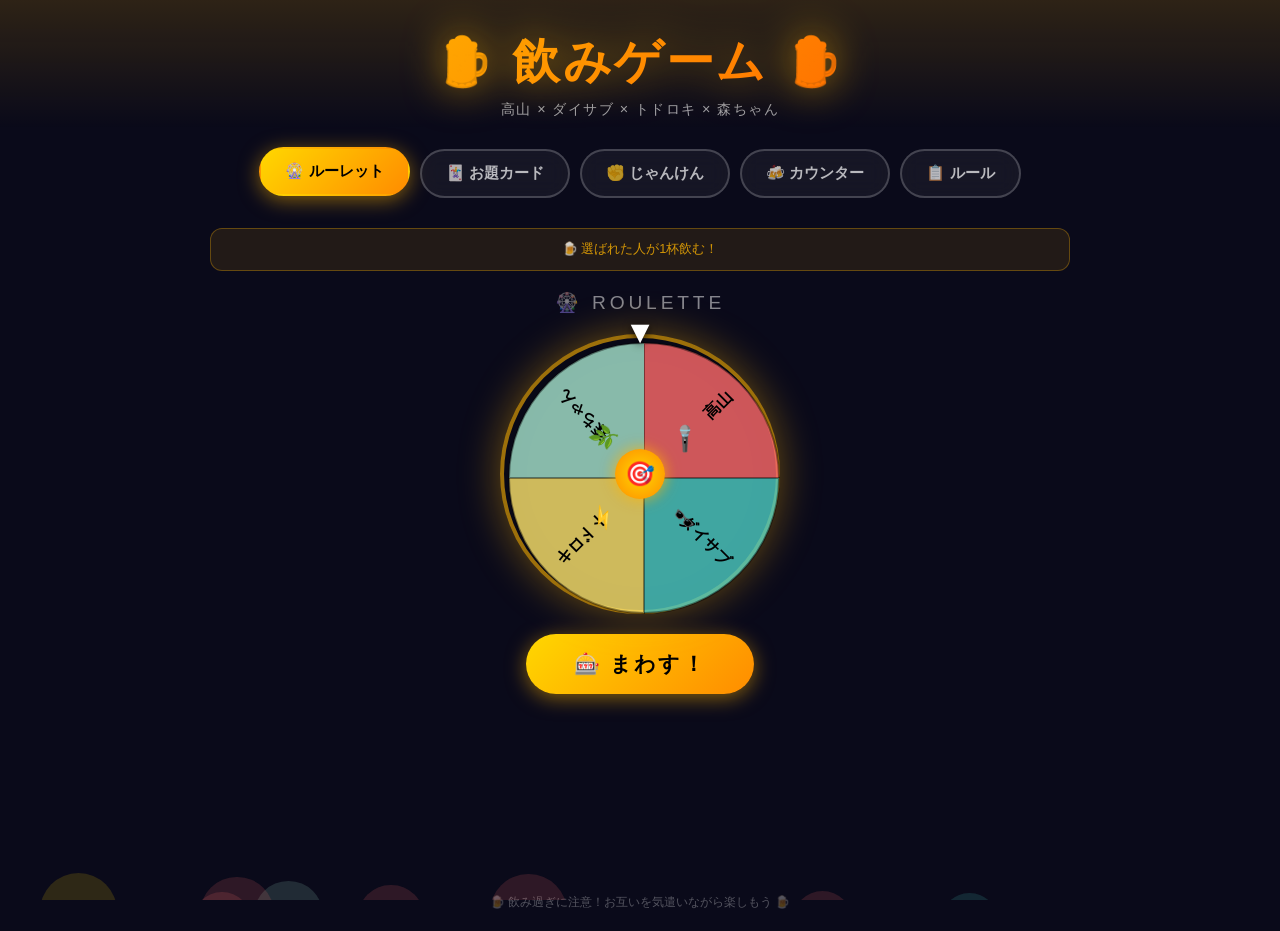
<file: drinking-game.html>
<!DOCTYPE html>
<html lang="ja">
<head>
    <meta charset="UTF-8">
    <meta name="viewport" content="width=device-width, initial-scale=1.0">
    <title>🍺 飲みゲーム - 高山・ダイサブ・トドロキ・森ちゃん</title>
    <style>
        * {
            margin: 0;
            padding: 0;
            box-sizing: border-box;
        }

        body {
            min-height: 100vh;
            background: #0a0a1a;
            color: #fff;
            font-family: 'Helvetica Neue', Arial, 'Hiragino Kaku Gothic ProN', sans-serif;
            overflow-x: hidden;
        }

        /* ========== 背景アニメーション ========== */
        .bg-bubbles {
            position: fixed;
            top: 0; left: 0;
            width: 100%; height: 100%;
            pointer-events: none;
            z-index: 0;
            overflow: hidden;
        }

        .bubble {
            position: absolute;
            bottom: -50px;
            border-radius: 50%;
            opacity: 0.15;
            animation: float-up linear infinite;
        }

        @keyframes float-up {
            0% { transform: translateY(0) scale(1); opacity: 0.15; }
            100% { transform: translateY(-110vh) scale(1.3); opacity: 0; }
        }

        /* ========== ヘッダー ========== */
        header {
            position: relative;
            z-index: 10;
            text-align: center;
            padding: 30px 20px 10px;
            background: linear-gradient(180deg, rgba(255,180,0,0.15) 0%, transparent 100%);
        }

        header h1 {
            font-size: clamp(1.8rem, 5vw, 3rem);
            font-weight: 900;
            letter-spacing: 0.05em;
            background: linear-gradient(135deg, #FFD700, #FF8C00, #FF4500);
            -webkit-background-clip: text;
            -webkit-text-fill-color: transparent;
            background-clip: text;
            text-shadow: none;
            filter: drop-shadow(0 0 20px rgba(255,180,0,0.6));
        }

        header p {
            color: rgba(255,255,255,0.6);
            font-size: 0.9rem;
            margin-top: 6px;
            letter-spacing: 0.1em;
        }

        /* ========== タブナビゲーション ========== */
        .tab-nav {
            position: relative;
            z-index: 10;
            display: flex;
            justify-content: center;
            gap: 10px;
            padding: 20px;
            flex-wrap: wrap;
        }

        .tab-btn {
            padding: 12px 24px;
            border: 2px solid rgba(255,255,255,0.2);
            background: rgba(255,255,255,0.05);
            color: rgba(255,255,255,0.7);
            border-radius: 50px;
            cursor: pointer;
            font-size: 0.95rem;
            font-weight: 700;
            transition: all 0.3s ease;
            backdrop-filter: blur(10px);
        }

        .tab-btn:hover {
            border-color: #FFD700;
            color: #FFD700;
            transform: translateY(-2px);
        }

        .tab-btn.active {
            background: linear-gradient(135deg, #FFD700, #FF8C00);
            border-color: transparent;
            color: #000;
            box-shadow: 0 4px 20px rgba(255,180,0,0.5);
            transform: translateY(-2px);
        }

        /* ========== メインコンテンツ ========== */
        .main {
            position: relative;
            z-index: 10;
            max-width: 900px;
            margin: 0 auto;
            padding: 10px 20px 60px;
        }

        .tab-content {
            display: none;
            animation: fadeIn 0.4s ease;
        }

        .tab-content.active {
            display: block;
        }

        @keyframes fadeIn {
            from { opacity: 0; transform: translateY(10px); }
            to { opacity: 1; transform: translateY(0); }
        }

        /* ========== キャラクターカード ========== */
        .characters {
            display: grid;
            grid-template-columns: repeat(2, 1fr);
            gap: 16px;
            margin-bottom: 30px;
        }

        @media (min-width: 600px) {
            .characters {
                grid-template-columns: repeat(4, 1fr);
            }
        }

        .char-card {
            background: rgba(255,255,255,0.05);
            border: 2px solid rgba(255,255,255,0.1);
            border-radius: 20px;
            padding: 20px 10px;
            text-align: center;
            cursor: pointer;
            transition: all 0.3s ease;
            position: relative;
            overflow: hidden;
        }

        .char-card::before {
            content: '';
            position: absolute;
            inset: 0;
            border-radius: 20px;
            opacity: 0;
            transition: opacity 0.3s;
        }

        .char-card.takayama { --color: #FF6B6B; }
        .char-card.daisabu  { --color: #4ECDC4; }
        .char-card.todoroki { --color: #FFE66D; }
        .char-card.morichan { --color: #A8E6CF; }

        .char-card::before {
            background: radial-gradient(circle at center, var(--color), transparent 70%);
        }

        .char-card:hover, .char-card.selected {
            border-color: var(--color);
            transform: translateY(-5px);
            box-shadow: 0 10px 30px rgba(0,0,0,0.4), 0 0 20px var(--color);
        }

        .char-card:hover::before, .char-card.selected::before {
            opacity: 0.15;
        }

        .char-emoji {
            font-size: 3rem;
            display: block;
            margin-bottom: 8px;
            filter: drop-shadow(0 0 8px rgba(255,255,255,0.3));
        }

        .char-name {
            font-size: 1.1rem;
            font-weight: 900;
            color: var(--color);
        }

        .drink-count {
            margin-top: 8px;
            font-size: 0.8rem;
            color: rgba(255,255,255,0.5);
        }

        .drink-badge {
            display: inline-block;
            background: var(--color);
            color: #000;
            font-weight: 900;
            font-size: 1rem;
            width: 28px;
            height: 28px;
            line-height: 28px;
            border-radius: 50%;
            margin-top: 6px;
        }

        /* ========== ルーレット ========== */
        .roulette-section {
            text-align: center;
        }

        .roulette-wheel-wrap {
            position: relative;
            width: 280px;
            height: 280px;
            margin: 20px auto;
        }

        .roulette-wheel {
            width: 100%;
            height: 100%;
            border-radius: 50%;
            position: relative;
            transition: transform 3s cubic-bezier(0.17, 0.67, 0.12, 0.99);
            box-shadow: 0 0 40px rgba(255,180,0,0.4), inset 0 0 30px rgba(0,0,0,0.3);
            border: 4px solid rgba(255,180,0,0.6);
        }

        .roulette-wheel canvas {
            border-radius: 50%;
        }

        .roulette-pointer {
            position: absolute;
            top: -20px;
            left: 50%;
            transform: translateX(-50%);
            font-size: 2rem;
            z-index: 10;
            filter: drop-shadow(0 2px 4px rgba(0,0,0,0.8));
        }

        .roulette-center {
            position: absolute;
            top: 50%;
            left: 50%;
            transform: translate(-50%, -50%);
            width: 50px;
            height: 50px;
            background: radial-gradient(circle, #FFD700, #FF8C00);
            border-radius: 50%;
            z-index: 5;
            box-shadow: 0 0 15px rgba(255,180,0,0.8);
            display: flex;
            align-items: center;
            justify-content: center;
            font-size: 1.5rem;
        }

        .spin-btn {
            display: block;
            margin: 20px auto;
            padding: 16px 48px;
            font-size: 1.3rem;
            font-weight: 900;
            background: linear-gradient(135deg, #FFD700, #FF8C00);
            color: #000;
            border: none;
            border-radius: 50px;
            cursor: pointer;
            transition: all 0.3s ease;
            box-shadow: 0 4px 20px rgba(255,180,0,0.5);
            letter-spacing: 0.1em;
        }

        .spin-btn:hover {
            transform: scale(1.05);
            box-shadow: 0 6px 30px rgba(255,180,0,0.7);
        }

        .spin-btn:active {
            transform: scale(0.98);
        }

        .spin-btn:disabled {
            opacity: 0.6;
            cursor: not-allowed;
            transform: none;
        }

        .result-display {
            min-height: 80px;
            display: flex;
            align-items: center;
            justify-content: center;
        }

        .result-card {
            background: rgba(255,255,255,0.08);
            border: 2px solid rgba(255,180,0,0.5);
            border-radius: 20px;
            padding: 20px 30px;
            font-size: 1.3rem;
            font-weight: 700;
            animation: popIn 0.4s cubic-bezier(0.175, 0.885, 0.32, 1.275);
            text-align: center;
        }

        @keyframes popIn {
            0% { transform: scale(0.5); opacity: 0; }
            100% { transform: scale(1); opacity: 1; }
        }

        /* ========== お題カード ========== */
        .challenge-section {
            text-align: center;
        }

        .card-area {
            perspective: 1000px;
            margin: 20px auto;
            width: 320px;
            height: 200px;
        }

        .challenge-card {
            width: 100%;
            height: 100%;
            position: relative;
            transform-style: preserve-3d;
            transition: transform 0.6s cubic-bezier(0.4, 0, 0.2, 1);
            cursor: pointer;
        }

        .challenge-card.flipped {
            transform: rotateY(180deg);
        }

        .card-face {
            position: absolute;
            inset: 0;
            border-radius: 20px;
            display: flex;
            align-items: center;
            justify-content: center;
            backface-visibility: hidden;
        }

        .card-front {
            background: linear-gradient(135deg, #1a1a3e, #2d1b69);
            border: 2px solid rgba(255,180,0,0.4);
            box-shadow: 0 8px 32px rgba(0,0,0,0.4);
            font-size: 3rem;
            flex-direction: column;
            gap: 10px;
        }

        .card-front span {
            font-size: 0.9rem;
            color: rgba(255,255,255,0.5);
            letter-spacing: 0.2em;
        }

        .card-back {
            background: linear-gradient(135deg, #1a3a1a, #1e4d1e);
            border: 2px solid rgba(100,255,100,0.4);
            box-shadow: 0 8px 32px rgba(0,0,0,0.4);
            transform: rotateY(180deg);
            padding: 20px;
            flex-direction: column;
            gap: 8px;
        }

        .challenge-type {
            font-size: 0.75rem;
            letter-spacing: 0.2em;
            color: rgba(100,255,100,0.7);
            text-transform: uppercase;
        }

        .challenge-text {
            font-size: 1.1rem;
            font-weight: 700;
            line-height: 1.5;
        }

        .challenge-penalty {
            font-size: 0.85rem;
            color: #FF6B6B;
            font-weight: 600;
        }

        .draw-btn {
            display: block;
            margin: 20px auto;
            padding: 14px 40px;
            font-size: 1.1rem;
            font-weight: 900;
            background: linear-gradient(135deg, #4CAF50, #2e7d32);
            color: #fff;
            border: none;
            border-radius: 50px;
            cursor: pointer;
            transition: all 0.3s ease;
            box-shadow: 0 4px 20px rgba(76,175,80,0.4);
        }

        .draw-btn:hover {
            transform: scale(1.05);
            box-shadow: 0 6px 30px rgba(76,175,80,0.6);
        }

        /* ========== じゃんけん ========== */
        .janken-section {
            text-align: center;
        }

        .janken-player-select {
            display: flex;
            gap: 10px;
            justify-content: center;
            flex-wrap: wrap;
            margin: 20px 0;
        }

        .player-select-btn {
            padding: 10px 20px;
            border: 2px solid rgba(255,255,255,0.2);
            background: rgba(255,255,255,0.05);
            color: rgba(255,255,255,0.7);
            border-radius: 50px;
            cursor: pointer;
            font-size: 0.9rem;
            font-weight: 700;
            transition: all 0.2s;
        }

        .player-select-btn.selected {
            border-color: var(--color);
            background: rgba(255,255,255,0.1);
            color: var(--color);
        }

        .janken-hands {
            display: flex;
            justify-content: center;
            gap: 20px;
            margin: 20px 0;
            flex-wrap: wrap;
        }

        .hand-btn {
            width: 90px;
            height: 90px;
            border-radius: 20px;
            border: 2px solid rgba(255,255,255,0.2);
            background: rgba(255,255,255,0.05);
            font-size: 2.5rem;
            cursor: pointer;
            transition: all 0.3s;
            display: flex;
            align-items: center;
            justify-content: center;
            flex-direction: column;
            gap: 4px;
        }

        .hand-btn span.label {
            font-size: 0.6rem;
            color: rgba(255,255,255,0.5);
        }

        .hand-btn:hover {
            border-color: #FFD700;
            transform: scale(1.1);
            box-shadow: 0 4px 20px rgba(255,180,0,0.3);
        }

        .hand-btn.chosen {
            border-color: #FFD700;
            background: rgba(255,180,0,0.1);
            box-shadow: 0 0 20px rgba(255,180,0,0.4);
        }

        .janken-result {
            min-height: 120px;
            display: flex;
            align-items: center;
            justify-content: center;
        }

        .janken-result-card {
            background: rgba(255,255,255,0.08);
            border-radius: 20px;
            padding: 20px 30px;
            animation: popIn 0.4s cubic-bezier(0.175, 0.885, 0.32, 1.275);
            text-align: center;
        }

        .janken-emoji {
            font-size: 2.5rem;
            margin-bottom: 8px;
        }

        /* ========== カウンター ========== */
        .counter-section {}

        .counter-grid {
            display: grid;
            grid-template-columns: repeat(2, 1fr);
            gap: 16px;
        }

        @media (min-width: 600px) {
            .counter-grid { grid-template-columns: repeat(4, 1fr); }
        }

        .counter-card {
            background: rgba(255,255,255,0.05);
            border: 2px solid rgba(255,255,255,0.1);
            border-radius: 20px;
            padding: 20px;
            text-align: center;
            transition: all 0.3s;
        }

        .counter-card.takayama { border-color: rgba(255,107,107,0.4); }
        .counter-card.daisabu  { border-color: rgba(78,205,196,0.4); }
        .counter-card.todoroki { border-color: rgba(255,230,109,0.4); }
        .counter-card.morichan { border-color: rgba(168,230,207,0.4); }

        .counter-emoji { font-size: 2.5rem; }
        .counter-name {
            font-weight: 900;
            font-size: 1rem;
            margin: 8px 0;
        }

        .counter-name.takayama { color: #FF6B6B; }
        .counter-name.daisabu  { color: #4ECDC4; }
        .counter-name.todoroki { color: #FFE66D; }
        .counter-name.morichan { color: #A8E6CF; }

        .counter-num {
            font-size: 2.5rem;
            font-weight: 900;
            line-height: 1;
            margin: 10px 0;
        }

        .counter-controls {
            display: flex;
            gap: 8px;
            justify-content: center;
            margin-top: 10px;
        }

        .cnt-btn {
            width: 36px;
            height: 36px;
            border-radius: 50%;
            border: none;
            font-size: 1.2rem;
            font-weight: 900;
            cursor: pointer;
            transition: all 0.2s;
            display: flex;
            align-items: center;
            justify-content: center;
        }

        .cnt-btn.plus {
            background: linear-gradient(135deg, #FFD700, #FF8C00);
            color: #000;
        }

        .cnt-btn.minus {
            background: rgba(255,255,255,0.1);
            color: rgba(255,255,255,0.7);
        }

        .cnt-btn:hover { transform: scale(1.15); }

        .reset-all-btn {
            display: block;
            margin: 24px auto 0;
            padding: 12px 32px;
            border: 2px solid rgba(255,100,100,0.4);
            background: transparent;
            color: rgba(255,100,100,0.7);
            border-radius: 50px;
            cursor: pointer;
            font-size: 0.9rem;
            font-weight: 700;
            transition: all 0.3s;
        }

        .reset-all-btn:hover {
            background: rgba(255,100,100,0.1);
            color: #FF6B6B;
            border-color: #FF6B6B;
        }

        /* ========== セクションタイトル ========== */
        .section-title {
            text-align: center;
            font-size: 1.2rem;
            color: rgba(255,255,255,0.5);
            letter-spacing: 0.2em;
            text-transform: uppercase;
            margin: 10px 0 20px;
        }

        /* ========== ルール ========== */
        .rules-section {}

        .rules-grid {
            display: grid;
            gap: 12px;
        }

        .rule-card {
            background: rgba(255,255,255,0.04);
            border: 1px solid rgba(255,255,255,0.08);
            border-radius: 16px;
            padding: 16px 20px;
            display: flex;
            gap: 14px;
            align-items: flex-start;
        }

        .rule-icon {
            font-size: 1.8rem;
            flex-shrink: 0;
        }

        .rule-content h3 {
            font-size: 0.95rem;
            font-weight: 700;
            color: #FFD700;
            margin-bottom: 4px;
        }

        .rule-content p {
            font-size: 0.85rem;
            color: rgba(255,255,255,0.6);
            line-height: 1.5;
        }

        /* ========== お知らせバナー ========== */
        .notice-banner {
            background: rgba(255,180,0,0.1);
            border: 1px solid rgba(255,180,0,0.3);
            border-radius: 12px;
            padding: 12px 20px;
            text-align: center;
            font-size: 0.8rem;
            color: rgba(255,180,0,0.8);
            margin-bottom: 20px;
        }

        /* ========== 勝利エフェクト ========== */
        .confetti-overlay {
            position: fixed;
            inset: 0;
            pointer-events: none;
            z-index: 100;
            overflow: hidden;
        }

        .confetti-piece {
            position: absolute;
            top: -20px;
            width: 8px;
            height: 8px;
            border-radius: 2px;
            animation: confetti-fall linear forwards;
        }

        @keyframes confetti-fall {
            0% { transform: translateY(0) rotate(0deg); opacity: 1; }
            100% { transform: translateY(110vh) rotate(720deg); opacity: 0; }
        }

        /* ========== フッター ========== */
        .footer-notice {
            text-align: center;
            color: rgba(255,255,255,0.3);
            font-size: 0.75rem;
            padding: 20px;
            margin-top: 20px;
        }
    </style>
</head>
<body>

    <!-- 背景バブル -->
    <div class="bg-bubbles" id="bgBubbles"></div>

    <!-- コンフェッティ -->
    <div class="confetti-overlay" id="confettiOverlay"></div>

    <header>
        <h1>🍺 飲みゲーム 🍺</h1>
        <p>高山 × ダイサブ × トドロキ × 森ちゃん</p>
    </header>

    <nav class="tab-nav">
        <button class="tab-btn active" onclick="switchTab('roulette')">🎡 ルーレット</button>
        <button class="tab-btn" onclick="switchTab('challenge')">🃏 お題カード</button>
        <button class="tab-btn" onclick="switchTab('janken')">✊ じゃんけん</button>
        <button class="tab-btn" onclick="switchTab('counter')">🍻 カウンター</button>
        <button class="tab-btn" onclick="switchTab('rules')">📋 ルール</button>
    </nav>

    <main class="main">

        <!-- ======== ルーレット ======== -->
        <section class="tab-content active" id="tab-roulette">
            <div class="notice-banner">🍺 選ばれた人が1杯飲む！</div>
            <p class="section-title">🎡 ROULETTE</p>

            <div class="roulette-section">
                <div class="roulette-wheel-wrap">
                    <div class="roulette-pointer">▼</div>
                    <div class="roulette-wheel" id="rouletteWheel">
                        <canvas id="rouletteCanvas" width="280" height="280"></canvas>
                    </div>
                    <div class="roulette-center">🎯</div>
                </div>

                <button class="spin-btn" id="spinBtn" onclick="spinRoulette()">🎰 まわす！</button>

                <div class="result-display" id="rouletteResult"></div>
            </div>
        </section>

        <!-- ======== お題カード ======== -->
        <section class="tab-content" id="tab-challenge">
            <div class="notice-banner">🃏 カードをめくってお題に挑戦！</div>
            <p class="section-title">🃏 CHALLENGE CARD</p>

            <div class="challenge-section">
                <div class="card-area">
                    <div class="challenge-card" id="challengeCard" onclick="flipCard()">
                        <div class="card-face card-front">
                            <span>🃏</span>
                            <span>タップしてめくる</span>
                        </div>
                        <div class="card-face card-back" id="challengeCardBack">
                            <span class="challenge-type">CHALLENGE</span>
                            <span class="challenge-text" id="challengeText">?</span>
                            <span class="challenge-penalty" id="challengePenalty">?</span>
                        </div>
                    </div>
                </div>

                <button class="draw-btn" onclick="drawChallenge()">🎲 次のお題を引く</button>
            </div>
        </section>

        <!-- ======== じゃんけん ======== -->
        <section class="tab-content" id="tab-janken">
            <div class="notice-banner">✊ 負けた人が飲む！あいこは全員飲む！</div>
            <p class="section-title">✊ JANKEN</p>

            <div class="janken-section">
                <p style="color:rgba(255,255,255,0.5); font-size:0.85rem; margin-bottom:12px;">対決プレイヤーを選ぶ (2〜4人)</p>

                <div class="janken-player-select">
                    <button class="player-select-btn takayama" style="--color:#FF6B6B" onclick="toggleJankenPlayer(this,'高山')" data-player="高山">高山</button>
                    <button class="player-select-btn daisabu"  style="--color:#4ECDC4" onclick="toggleJankenPlayer(this,'ダイサブ')" data-player="ダイサブ">ダイサブ</button>
                    <button class="player-select-btn todoroki" style="--color:#FFE66D" onclick="toggleJankenPlayer(this,'トドロキ')" data-player="トドロキ">トドロキ</button>
                    <button class="player-select-btn morichan" style="--color:#A8E6CF" onclick="toggleJankenPlayer(this,'森ちゃん')" data-player="森ちゃん">森ちゃん</button>
                </div>

                <p style="color:rgba(255,255,255,0.5); font-size:0.85rem; margin-bottom:10px;">手を選ぶ</p>

                <div class="janken-hands">
                    <button class="hand-btn" onclick="janken('グー')" data-hand="グー">
                        ✊
                        <span class="label">グー</span>
                    </button>
                    <button class="hand-btn" onclick="janken('チョキ')" data-hand="チョキ">
                        ✌️
                        <span class="label">チョキ</span>
                    </button>
                    <button class="hand-btn" onclick="janken('パー')" data-hand="パー">
                        🖐️
                        <span class="label">パー</span>
                    </button>
                </div>

                <div class="janken-result" id="jankenResult"></div>
            </div>
        </section>

        <!-- ======== カウンター ======== -->
        <section class="tab-content" id="tab-counter">
            <p class="section-title">🍻 DRINK COUNTER</p>
            <div class="counter-grid">
                <div class="counter-card takayama">
                    <div class="counter-emoji">🎤</div>
                    <div class="counter-name takayama">高山</div>
                    <div class="counter-num" id="cnt-高山">0</div>
                    <div class="counter-controls">
                        <button class="cnt-btn minus" onclick="addDrink('高山', -1)">−</button>
                        <button class="cnt-btn plus"  onclick="addDrink('高山',  1)">+</button>
                    </div>
                </div>
                <div class="counter-card daisabu">
                    <div class="counter-emoji">🕶️</div>
                    <div class="counter-name daisabu">ダイサブ</div>
                    <div class="counter-num" id="cnt-ダイサブ">0</div>
                    <div class="counter-controls">
                        <button class="cnt-btn minus" onclick="addDrink('ダイサブ', -1)">−</button>
                        <button class="cnt-btn plus"  onclick="addDrink('ダイサブ',  1)">+</button>
                    </div>
                </div>
                <div class="counter-card todoroki">
                    <div class="counter-emoji">⚡</div>
                    <div class="counter-name todoroki">トドロキ</div>
                    <div class="counter-num" id="cnt-トドロキ">0</div>
                    <div class="counter-controls">
                        <button class="cnt-btn minus" onclick="addDrink('トドロキ', -1)">−</button>
                        <button class="cnt-btn plus"  onclick="addDrink('トドロキ',  1)">+</button>
                    </div>
                </div>
                <div class="counter-card morichan">
                    <div class="counter-emoji">🌿</div>
                    <div class="counter-name morichan">森ちゃん</div>
                    <div class="counter-num" id="cnt-森ちゃん">0</div>
                    <div class="counter-controls">
                        <button class="cnt-btn minus" onclick="addDrink('森ちゃん', -1)">−</button>
                        <button class="cnt-btn plus"  onclick="addDrink('森ちゃん',  1)">+</button>
                    </div>
                </div>
            </div>
            <button class="reset-all-btn" onclick="resetAll()">🔄 全員リセット</button>
        </section>

        <!-- ======== ルール ======== -->
        <section class="tab-content" id="tab-rules">
            <p class="section-title">📋 RULES</p>
            <div class="rules-grid">
                <div class="rule-card">
                    <div class="rule-icon">🎡</div>
                    <div class="rule-content">
                        <h3>ルーレット</h3>
                        <p>ボタンを押してルーレットを回す。止まったキャラクターの人が1杯飲む！</p>
                    </div>
                </div>
                <div class="rule-card">
                    <div class="rule-icon">🃏</div>
                    <div class="rule-content">
                        <h3>お題カード</h3>
                        <p>カードをタップしてお題を引く。お題に失敗したらペナルティを飲む！全員参加のお題は全員で楽しむ！</p>
                    </div>
                </div>
                <div class="rule-card">
                    <div class="rule-icon">✊</div>
                    <div class="rule-content">
                        <h3>じゃんけん</h3>
                        <p>2〜4人でじゃんけん対決！負けた人が飲む。あいこは全員飲む。全勝した人は罰ゲームを他の人に押しつけられる！</p>
                    </div>
                </div>
                <div class="rule-card">
                    <div class="rule-icon">🍻</div>
                    <div class="rule-content">
                        <h3>カウンター</h3>
                        <p>各自の飲んだ数を記録。一番多く飲んだ人は「今夜の王者」として称えられる！(翌日は要注意)</p>
                    </div>
                </div>
                <div class="rule-card">
                    <div class="rule-icon">⚠️</div>
                    <div class="rule-content">
                        <h3>大事なルール</h3>
                        <p>飲めない・飲みたくない場合はいつでもパスOK！楽しむことが最優先！お互いを尊重して楽しい夜を過ごそう！</p>
                    </div>
                </div>
                <div class="rule-card">
                    <div class="rule-icon">🌟</div>
                    <div class="rule-content">
                        <h3>キャラ特別ルール</h3>
                        <p>高山がルーレットで2連続当たったら「高山タイム」！ダイサブが当たったら全員でダイサブコールをしてから飲む！</p>
                    </div>
                </div>
            </div>
        </section>

    </main>

    <div class="footer-notice">🍺 飲み過ぎに注意！お互いを気遣いながら楽しもう 🍺</div>

    <script>
        // ========== キャラクター定義 ==========
        const PLAYERS = [
            { name: '高山',   emoji: '🎤', color: '#FF6B6B' },
            { name: 'ダイサブ', emoji: '🕶️', color: '#4ECDC4' },
            { name: 'トドロキ', emoji: '⚡', color: '#FFE66D' },
            { name: '森ちゃん', emoji: '🌿', color: '#A8E6CF' },
        ];

        const drinkCounts = { '高山': 0, 'ダイサブ': 0, 'トドロキ': 0, '森ちゃん': 0 };

        // ========== 背景バブル生成 ==========
        (function createBubbles() {
            const container = document.getElementById('bgBubbles');
            const colors = ['#FF6B6B', '#4ECDC4', '#FFE66D', '#A8E6CF', '#FFD700'];
            for (let i = 0; i < 15; i++) {
                const b = document.createElement('div');
                b.className = 'bubble';
                const size = Math.random() * 60 + 20;
                b.style.cssText = `
                    width: ${size}px;
                    height: ${size}px;
                    left: ${Math.random() * 100}%;
                    background: ${colors[Math.floor(Math.random() * colors.length)]};
                    animation-duration: ${Math.random() * 8 + 6}s;
                    animation-delay: ${Math.random() * 8}s;
                `;
                container.appendChild(b);
            }
        })();

        // ========== タブ切り替え ==========
        function switchTab(name) {
            document.querySelectorAll('.tab-content').forEach(el => el.classList.remove('active'));
            document.querySelectorAll('.tab-btn').forEach(el => el.classList.remove('active'));
            document.getElementById('tab-' + name).classList.add('active');
            event.currentTarget.classList.add('active');
        }

        // ========== ルーレット ==========
        (function drawRouletteWheel() {
            const canvas = document.getElementById('rouletteCanvas');
            const ctx = canvas.getContext('2d');
            const cx = 140, cy = 140, r = 135;
            const slice = (Math.PI * 2) / PLAYERS.length;

            PLAYERS.forEach((p, i) => {
                // セクション
                ctx.beginPath();
                ctx.moveTo(cx, cy);
                ctx.arc(cx, cy, r, slice * i - Math.PI / 2, slice * (i + 1) - Math.PI / 2);
                ctx.fillStyle = p.color + 'cc';
                ctx.fill();
                ctx.strokeStyle = 'rgba(0,0,0,0.4)';
                ctx.lineWidth = 2;
                ctx.stroke();

                // テキスト
                ctx.save();
                ctx.translate(cx, cy);
                ctx.rotate(slice * i + slice / 2 - Math.PI / 2);
                ctx.textAlign = 'right';
                ctx.fillStyle = '#000';
                ctx.font = 'bold 16px sans-serif';
                ctx.fillText(p.name, r - 15, 6);
                ctx.font = '20px sans-serif';
                ctx.fillText(p.emoji, r - 65, 8);
                ctx.restore();
            });
        })();

        let spinning = false;
        let currentAngle = 0;

        function spinRoulette() {
            if (spinning) return;
            spinning = true;
            document.getElementById('spinBtn').disabled = true;
            document.getElementById('rouletteResult').innerHTML = '';

            const extraSpins = (Math.random() * 5 + 5) * 360;
            const targetAngle = currentAngle + extraSpins + Math.random() * 360;
            const wheel = document.getElementById('rouletteWheel');
            wheel.style.transition = 'transform 3s cubic-bezier(0.17, 0.67, 0.12, 0.99)';
            wheel.style.transform = `rotate(${targetAngle}deg)`;
            currentAngle = targetAngle;

            setTimeout(() => {
                spinning = false;
                document.getElementById('spinBtn').disabled = false;

                const normalized = ((currentAngle % 360) + 360) % 360;
                const sliceDeg = 360 / PLAYERS.length;
                // ポインターは上（270度）基準
                const pointedAngle = (360 - normalized + 270) % 360;
                const idx = Math.floor(pointedAngle / sliceDeg) % PLAYERS.length;
                const winner = PLAYERS[idx];

                drinkCounts[winner.name]++;
                updateCounterUI(winner.name);

                document.getElementById('rouletteResult').innerHTML = `
                    <div class="result-card" style="border-color: ${winner.color}80; color: ${winner.color}">
                        <div style="font-size:2rem">${winner.emoji}</div>
                        <div style="font-size:1.5rem; font-weight:900">${winner.name}</div>
                        <div style="font-size:1rem; color:rgba(255,255,255,0.7); margin-top:4px">🍺 飲んでください！</div>
                    </div>
                `;
                launchConfetti(winner.color);
            }, 3100);
        }

        // ========== お題カード ==========
        const CHALLENGES = [
            { type: '高山チャレンジ', text: '高山がその場でダジャレを1つ言う！', penalty: '失敗したら高山が2杯飲む' },
            { type: 'ダイサブチャレンジ', text: 'ダイサブが今夜一番の武勇伝を語る！', penalty: '1分以内に終わらなければ飲む' },
            { type: 'トドロキチャレンジ', text: 'トドロキが秘密を1つ暴露する！', penalty: '断ったら2杯飲む' },
            { type: '森ちゃんチャレンジ', text: '森ちゃんがその場で一発芸を披露！', penalty: 'みんなが笑わなければ飲む' },
            { type: '全員チャレンジ', text: '全員で乾杯！声をそろえて「かんぱーい！」', penalty: '声がそろわなかった人が飲む' },
            { type: 'ランダム', text: '右隣の人が1杯飲む', penalty: '' },
            { type: 'ランダム', text: '左隣の人が1杯飲む', penalty: '' },
            { type: 'バトル', text: '高山 vs ダイサブ！早口言葉対決！「生麦生米生卵」', penalty: '負けた人が1杯飲む' },
            { type: 'バトル', text: 'トドロキ vs 森ちゃん！なんでもしりとり対決！', penalty: '詰まった人が1杯飲む' },
            { type: '全員チャレンジ', text: '全員で「トドロキ〜！」とコール！', penalty: 'トドロキは1杯飲む' },
            { type: '高山チャレンジ', text: '高山が隣の人の良いところを3つ言う！', penalty: '3つ言えなければ高山が飲む' },
            { type: 'ランダム', text: '一番最近笑った人が1杯飲む', penalty: '' },
            { type: 'ランダム', text: '一番テンションが高い人が1杯飲む', penalty: '' },
            { type: '全員チャレンジ', text: '全員で「ダイサブコール」！ダ・イ・サ・ブ！', penalty: 'テンポが崩れた人が飲む' },
            { type: 'ランダム', text: '最後に発言した人が1杯飲む', penalty: '' },
            { type: 'バトル', text: '全員でじゃんけん！負けた人が飲む', penalty: '負け1杯・あいこ全員1杯' },
            { type: '森ちゃんチャレンジ', text: '森ちゃんが今夜のMVPを決める！', penalty: 'MVPの人が飲む（嬉し飲み）' },
            { type: '全員チャレンジ', text: '全員で「今夜も最高！」と叫ぶ！', penalty: '声が小さい人が飲む' },
            { type: 'ダイサブチャレンジ', text: 'ダイサブが次のお題を即興で考える！', penalty: 'お題が面白くなければ飲む' },
            { type: 'トドロキチャレンジ', text: 'トドロキが全員の第一印象を発表！', penalty: 'みんなが頷かなければ飲む' },
        ];

        let lastChallengeIdx = -1;
        let cardFlipped = false;

        function drawChallenge() {
            let idx;
            do { idx = Math.floor(Math.random() * CHALLENGES.length); } while (idx === lastChallengeIdx);
            lastChallengeIdx = idx;
            const c = CHALLENGES[idx];

            document.getElementById('challengeText').textContent = c.text;
            document.getElementById('challengePenalty').textContent = c.penalty ? '⚠️ ' + c.penalty : '';
            document.querySelector('.challenge-type').textContent = c.type;

            const card = document.getElementById('challengeCard');
            card.classList.remove('flipped');
            cardFlipped = false;
            setTimeout(() => { card.classList.add('flipped'); cardFlipped = true; }, 100);
        }

        function flipCard() {
            const card = document.getElementById('challengeCard');
            if (!cardFlipped && document.getElementById('challengeText').textContent === '?') {
                drawChallenge();
                return;
            }
            card.classList.toggle('flipped');
            cardFlipped = !cardFlipped;
        }

        // 初期カード設定
        drawChallenge();

        // ========== じゃんけん ==========
        let jankenPlayers = new Set();

        function toggleJankenPlayer(btn, name) {
            if (jankenPlayers.has(name)) {
                jankenPlayers.delete(name);
                btn.classList.remove('selected');
            } else {
                jankenPlayers.add(name);
                btn.classList.add('selected');
            }
        }

        function janken(myHand) {
            if (jankenPlayers.size < 2) {
                document.getElementById('jankenResult').innerHTML = `
                    <div class="janken-result-card">
                        <div class="janken-emoji">⚠️</div>
                        <div>2人以上を選んでください！</div>
                    </div>`;
                return;
            }

            document.querySelectorAll('.hand-btn').forEach(b => b.classList.remove('chosen'));
            event.currentTarget.classList.add('chosen');

            const hands = ['グー', 'チョキ', 'パー'];
            const wins = { 'グー': 'チョキ', 'チョキ': 'パー', 'パー': 'グー' };
            const handEmoji = { 'グー': '✊', 'チョキ': '✌️', 'パー': '🖐️' };

            const players = Array.from(jankenPlayers);
            const allHands = {};
            allHands[players[0]] = myHand;
            for (let i = 1; i < players.length; i++) {
                allHands[players[i]] = hands[Math.floor(Math.random() * 3)];
            }

            const uniqueHands = [...new Set(Object.values(allHands))];
            let resultHTML = '';

            // 全員の手を表示
            let handsDisplay = players.map(p => `${p}: ${handEmoji[allHands[p]]} ${allHands[p]}`).join(' &nbsp;|&nbsp; ');

            if (uniqueHands.length === 1 || uniqueHands.length === 3) {
                // あいこ
                resultHTML = `
                    <div class="janken-result-card" style="border:2px solid rgba(255,180,0,0.4)">
                        <div style="font-size:0.8rem;color:rgba(255,255,255,0.4);margin-bottom:8px">${handsDisplay}</div>
                        <div class="janken-emoji">🤝</div>
                        <div style="font-size:1.3rem;font-weight:900;color:#FFD700">あいこ！</div>
                        <div style="font-size:0.9rem;color:#FF6B6B;margin-top:6px">🍺 全員飲む！</div>
                    </div>`;
                players.forEach(p => { drinkCounts[p]++; updateCounterUI(p); });
            } else {
                // 勝敗あり
                const winHand = uniqueHands.find(h => uniqueHands.some(o => wins[h] === o));
                const losers = players.filter(p => allHands[p] !== winHand && wins[winHand] === allHands[p]);
                const winners = players.filter(p => allHands[p] === winHand);

                losers.forEach(p => { drinkCounts[p]++; updateCounterUI(p); });

                resultHTML = `
                    <div class="janken-result-card" style="border:2px solid rgba(78,205,196,0.4)">
                        <div style="font-size:0.8rem;color:rgba(255,255,255,0.4);margin-bottom:8px">${handsDisplay}</div>
                        <div class="janken-emoji">🏆</div>
                        <div style="font-size:1.1rem;font-weight:900;color:#4ECDC4">勝者: ${winners.join(' & ')}</div>
                        <div style="font-size:1.1rem;font-weight:900;color:#FF6B6B;margin-top:4px">敗者: ${losers.join(' & ')}</div>
                        <div style="font-size:0.9rem;color:#FF6B6B;margin-top:6px">🍺 ${losers.join('・')}が飲む！</div>
                    </div>`;
                if (losers.length === 0) {
                    resultHTML = `
                        <div class="janken-result-card">
                            <div style="font-size:0.8rem;color:rgba(255,255,255,0.4);margin-bottom:8px">${handsDisplay}</div>
                            <div class="janken-emoji">🤝</div>
                            <div style="font-size:1.1rem;font-weight:900;color:#FFD700">あいこ！全員飲む！</div>
                        </div>`;
                    players.forEach(p => { drinkCounts[p]++; updateCounterUI(p); });
                }
            }

            document.getElementById('jankenResult').innerHTML = resultHTML;
            document.getElementById('jankenResult').firstElementChild.style.animation = 'popIn 0.4s cubic-bezier(0.175, 0.885, 0.32, 1.275)';
        }

        // ========== カウンター ==========
        function addDrink(name, delta) {
            drinkCounts[name] = Math.max(0, drinkCounts[name] + delta);
            updateCounterUI(name);
        }

        function updateCounterUI(name) {
            const el = document.getElementById('cnt-' + name);
            if (el) el.textContent = drinkCounts[name];
        }

        function resetAll() {
            if (!confirm('全員のカウントをリセットしますか？')) return;
            Object.keys(drinkCounts).forEach(k => { drinkCounts[k] = 0; updateCounterUI(k); });
        }

        // ========== コンフェッティ ==========
        function launchConfetti(color) {
            const overlay = document.getElementById('confettiOverlay');
            const colors = [color, '#FFD700', '#fff', '#FF6B6B', '#4ECDC4'];
            for (let i = 0; i < 40; i++) {
                const piece = document.createElement('div');
                piece.className = 'confetti-piece';
                piece.style.cssText = `
                    left: ${Math.random() * 100}%;
                    background: ${colors[Math.floor(Math.random() * colors.length)]};
                    width: ${Math.random() * 10 + 4}px;
                    height: ${Math.random() * 10 + 4}px;
                    border-radius: ${Math.random() > 0.5 ? '50%' : '2px'};
                    animation-duration: ${Math.random() * 2 + 1.5}s;
                    animation-delay: ${Math.random() * 0.5}s;
                `;
                overlay.appendChild(piece);
                setTimeout(() => piece.remove(), 3000);
            }
        }
    </script>
</body>
</html>
</file>
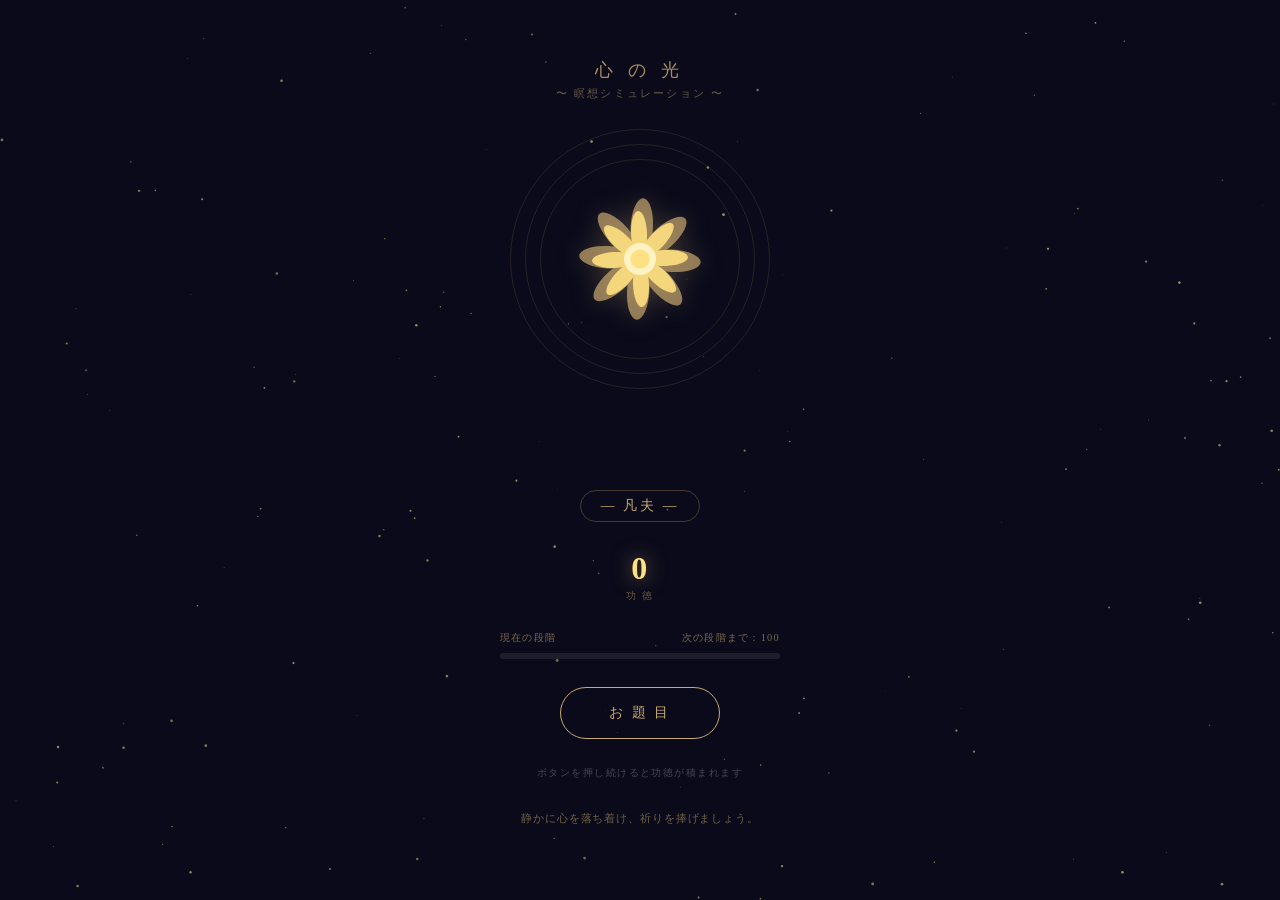
<file: meditation-game.html>
<!DOCTYPE html>
<html lang="ja">
<head>
  <meta charset="UTF-8" />
  <meta name="viewport" content="width=device-width, initial-scale=1.0" />
  <title>心の光 — 瞑想シミュレーション</title>
  <style>
    * { margin: 0; padding: 0; box-sizing: border-box; }

    body {
      background: #0a0a1a;
      color: #fff;
      font-family: 'Hiragino Mincho ProN', 'Yu Mincho', serif;
      display: flex;
      flex-direction: column;
      align-items: center;
      justify-content: center;
      min-height: 100vh;
      overflow: hidden;
      user-select: none;
    }

    /* ─── 背景の星 ─── */
    #starfield {
      position: fixed;
      inset: 0;
      pointer-events: none;
      z-index: 0;
    }

    /* ─── メインUI ─── */
    .container {
      position: relative;
      z-index: 1;
      display: flex;
      flex-direction: column;
      align-items: center;
      gap: 28px;
    }

    /* ─── タイトル ─── */
    .title {
      font-size: 1.1em;
      letter-spacing: .3em;
      color: #c8a96e;
      text-align: center;
      opacity: .85;
    }
    .subtitle {
      font-size: 0.7em;
      letter-spacing: .2em;
      color: rgba(200,169,110,.5);
      text-align: center;
      margin-top: 4px;
    }

    /* ─── 蓮の花（メインオブジェクト）─── */
    #lotus-wrap {
      position: relative;
      width: 260px;
      height: 260px;
      display: flex;
      align-items: center;
      justify-content: center;
    }

    /* 後光リング */
    .halo {
      position: absolute;
      border-radius: 50%;
      border: 1px solid rgba(200,169,110,0.15);
      animation: halo-pulse 3s ease-in-out infinite;
    }
    .halo:nth-child(1) { width: 200px; height: 200px; animation-delay: 0s; }
    .halo:nth-child(2) { width: 230px; height: 230px; animation-delay: .6s; }
    .halo:nth-child(3) { width: 260px; height: 260px; animation-delay: 1.2s; }
    @keyframes halo-pulse {
      0%, 100% { opacity: .15; transform: scale(1); }
      50%       { opacity: .4;  transform: scale(1.04); }
    }

    /* 蓮SVG */
    #lotus-svg {
      width: 160px;
      height: 160px;
      transition: filter .3s;
      cursor: pointer;
      filter: drop-shadow(0 0 12px rgba(200,169,110,0.3));
    }
    #lotus-svg.glowing {
      filter: drop-shadow(0 0 30px rgba(200,169,110,0.9))
              drop-shadow(0 0 60px rgba(255,200,80,0.4));
    }

    /* ─── 題目テキスト ─── */
    #daimoku {
      font-size: 1.4em;
      letter-spacing: .25em;
      color: #c8a96e;
      text-align: center;
      height: 2em;
      display: flex;
      align-items: center;
      justify-content: center;
      opacity: 0;
      transition: opacity .3s;
    }
    #daimoku.visible { opacity: 1; }
    #daimoku span {
      display: inline-block;
      animation: char-wave .6s ease infinite;
    }
    @keyframes char-wave {
      0%, 100% { transform: translateY(0); opacity: 1; }
      50%       { transform: translateY(-4px); opacity: .8; }
    }

    /* ─── プログレスバー ─── */
    .progress-wrap {
      width: 280px;
    }
    .progress-label {
      display: flex;
      justify-content: space-between;
      font-size: 0.65em;
      letter-spacing: .12em;
      color: rgba(200,169,110,.6);
      margin-bottom: 8px;
    }
    .progress-bar-bg {
      width: 100%;
      height: 6px;
      background: rgba(255,255,255,.08);
      border-radius: 3px;
      overflow: hidden;
    }
    #progress-fill {
      height: 100%;
      width: 0%;
      background: linear-gradient(90deg, #c8a96e, #ffe082);
      border-radius: 3px;
      transition: width .4s ease;
      box-shadow: 0 0 8px rgba(200,169,110,.6);
    }

    /* ─── 功徳ポイント ─── */
    #merit-display {
      font-size: 2em;
      font-weight: 700;
      color: #ffe082;
      letter-spacing: .05em;
      text-shadow: 0 0 20px rgba(255,224,130,.5);
      transition: transform .15s;
    }
    #merit-display.pulse {
      transform: scale(1.15);
    }
    .merit-label {
      font-size: 0.65em;
      letter-spacing: .2em;
      color: rgba(200,169,110,.5);
      text-align: center;
      margin-top: 2px;
    }

    /* ─── 段階（悟りレベル）─── */
    #level-name {
      font-size: 0.85em;
      letter-spacing: .2em;
      color: #c8a96e;
      text-align: center;
      padding: 6px 20px;
      border: 1px solid rgba(200,169,110,.3);
      border-radius: 20px;
    }

    /* ─── ボタン ─── */
    #chant-btn {
      width: 160px;
      height: 52px;
      border-radius: 26px;
      border: 1.5px solid #c8a96e;
      background: transparent;
      color: #c8a96e;
      font-family: inherit;
      font-size: 0.85em;
      letter-spacing: .2em;
      cursor: pointer;
      transition: all .2s;
      position: relative;
      overflow: hidden;
    }
    #chant-btn:hover {
      background: rgba(200,169,110,.1);
    }
    #chant-btn:active, #chant-btn.holding {
      background: rgba(200,169,110,.25);
      border-color: #ffe082;
      color: #ffe082;
      box-shadow: 0 0 20px rgba(200,169,110,.4);
    }

    /* ─── ガイドテキスト ─── */
    .guide {
      font-size: 0.6em;
      letter-spacing: .15em;
      color: rgba(255,255,255,.25);
      text-align: center;
    }

    /* ─── 格言 ─── */
    #wisdom {
      max-width: 300px;
      font-size: 0.7em;
      line-height: 1.8;
      letter-spacing: .08em;
      color: rgba(200,169,110,.55);
      text-align: center;
      min-height: 3em;
      transition: opacity .5s;
    }

    /* ─── 浮遊パーティクル ─── */
    .particle {
      position: fixed;
      pointer-events: none;
      border-radius: 50%;
      animation: float-up linear forwards;
      z-index: 2;
    }
    @keyframes float-up {
      0%   { transform: translateY(0) scale(1); opacity: .8; }
      100% { transform: translateY(-120px) scale(0); opacity: 0; }
    }

    /* ─── レベルアップ通知 ─── */
    #levelup-notice {
      position: fixed;
      top: 50%;
      left: 50%;
      transform: translate(-50%, -50%) scale(.8);
      background: rgba(10,10,26,.95);
      border: 1px solid #c8a96e;
      border-radius: 16px;
      padding: 28px 40px;
      text-align: center;
      opacity: 0;
      pointer-events: none;
      transition: all .4s;
      z-index: 100;
    }
    #levelup-notice.show {
      opacity: 1;
      transform: translate(-50%, -50%) scale(1);
    }
    #levelup-notice .lu-title {
      font-size: 0.7em;
      letter-spacing: .3em;
      color: #c8a96e;
      margin-bottom: 10px;
    }
    #levelup-notice .lu-name {
      font-size: 1.4em;
      color: #ffe082;
      letter-spacing: .15em;
    }
  </style>
</head>
<body>

<canvas id="starfield"></canvas>

<div class="container">

  <div>
    <div class="title">心 の 光</div>
    <div class="subtitle">〜 瞑想シミュレーション 〜</div>
  </div>

  <!-- 蓮の花 -->
  <div id="lotus-wrap">
    <div class="halo"></div>
    <div class="halo"></div>
    <div class="halo"></div>
    <svg id="lotus-svg" viewBox="0 0 100 100" xmlns="http://www.w3.org/2000/svg">
      <!-- 外側の花びら（8枚）-->
      <g id="petals-outer" opacity="0.7">
        <ellipse cx="50" cy="30" rx="7" ry="18" fill="#c8a96e" transform="rotate(0 50 50)" />
        <ellipse cx="50" cy="30" rx="7" ry="18" fill="#c8a96e" transform="rotate(45 50 50)" />
        <ellipse cx="50" cy="30" rx="7" ry="18" fill="#c8a96e" transform="rotate(90 50 50)" />
        <ellipse cx="50" cy="30" rx="7" ry="18" fill="#c8a96e" transform="rotate(135 50 50)" />
        <ellipse cx="50" cy="30" rx="7" ry="18" fill="#c8a96e" transform="rotate(180 50 50)" />
        <ellipse cx="50" cy="30" rx="7" ry="18" fill="#c8a96e" transform="rotate(225 50 50)" />
        <ellipse cx="50" cy="30" rx="7" ry="18" fill="#c8a96e" transform="rotate(270 50 50)" />
        <ellipse cx="50" cy="30" rx="7" ry="18" fill="#c8a96e" transform="rotate(315 50 50)" />
      </g>
      <!-- 内側の花びら（8枚）-->
      <g id="petals-inner" opacity="0.9">
        <ellipse cx="50" cy="34" rx="5" ry="14" fill="#ffe082" transform="rotate(0 50 50)" />
        <ellipse cx="50" cy="34" rx="5" ry="14" fill="#ffe082" transform="rotate(45 50 50)" />
        <ellipse cx="50" cy="34" rx="5" ry="14" fill="#ffe082" transform="rotate(90 50 50)" />
        <ellipse cx="50" cy="34" rx="5" ry="14" fill="#ffe082" transform="rotate(135 50 50)" />
        <ellipse cx="50" cy="34" rx="5" ry="14" fill="#ffe082" transform="rotate(180 50 50)" />
        <ellipse cx="50" cy="34" rx="5" ry="14" fill="#ffe082" transform="rotate(225 50 50)" />
        <ellipse cx="50" cy="34" rx="5" ry="14" fill="#ffe082" transform="rotate(270 50 50)" />
        <ellipse cx="50" cy="34" rx="5" ry="14" fill="#ffe082" transform="rotate(315 50 50)" />
      </g>
      <!-- 中心 -->
      <circle cx="50" cy="50" r="10" fill="#fff3c4" />
      <circle cx="50" cy="50" r="6"  fill="#ffe082" />
    </svg>
  </div>

  <!-- 題目 -->
  <div id="daimoku">南無妙法蓮華経</div>

  <!-- 悟りレベル -->
  <div id="level-name">— 凡夫 —</div>

  <!-- 功徳ポイント -->
  <div style="text-align:center;">
    <div id="merit-display">0</div>
    <div class="merit-label">功 徳</div>
  </div>

  <!-- プログレス -->
  <div class="progress-wrap">
    <div class="progress-label">
      <span>現在の段階</span>
      <span id="progress-text">次の段階まで：100</span>
    </div>
    <div class="progress-bar-bg">
      <div id="progress-fill"></div>
    </div>
  </div>

  <!-- ボタン -->
  <button id="chant-btn">お 題 目</button>
  <div class="guide">ボタンを押し続けると功徳が積まれます</div>

  <!-- 格言 -->
  <div id="wisdom">静かに心を落ち着け、祈りを捧げましょう。</div>

</div>

<!-- レベルアップ通知 -->
<div id="levelup-notice">
  <div class="lu-title">— 段階上昇 —</div>
  <div class="lu-name" id="lu-name-text"></div>
</div>

<script>
  // ─── 星空 ───
  const canvas = document.getElementById('starfield');
  const ctx = canvas.getContext('2d');
  canvas.width = window.innerWidth;
  canvas.height = window.innerHeight;
  const stars = Array.from({length: 160}, () => ({
    x: Math.random() * canvas.width,
    y: Math.random() * canvas.height,
    r: Math.random() * 1.2 + 0.2,
    a: Math.random(),
    speed: Math.random() * 0.005 + 0.002,
  }));
  function drawStars() {
    ctx.clearRect(0, 0, canvas.width, canvas.height);
    stars.forEach(s => {
      s.a += s.speed;
      const alpha = (Math.sin(s.a) * 0.5 + 0.5) * 0.7 + 0.1;
      ctx.beginPath();
      ctx.arc(s.x, s.y, s.r, 0, Math.PI * 2);
      ctx.fillStyle = `rgba(200,180,120,${alpha})`;
      ctx.fill();
    });
    requestAnimationFrame(drawStars);
  }
  drawStars();

  window.addEventListener('resize', () => {
    canvas.width = window.innerWidth;
    canvas.height = window.innerHeight;
  });

  // ─── ゲームデータ ───
  const LEVELS = [
    { name: '— 凡 夫 —',       threshold: 0   },
    { name: '— 信 者 —',       threshold: 100 },
    { name: '— 修 行 者 —',    threshold: 300 },
    { name: '— 菩 薩 —',       threshold: 700 },
    { name: '— 大 菩 薩 —',    threshold: 1500 },
    { name: '— 如 来 —',       threshold: 3000 },
    { name: '— 久 遠 実 成 —', threshold: 6000 },
  ];

  const WISDOMS = [
    '静かに心を落ち着け、祈りを捧げましょう。',
    '一念三千。ひとつの心に、宇宙が宿る。',
    '人は変われる。どんな環境にあっても。',
    '祈りは内なる声。自分自身への問いかけ。',
    '慈悲とは、他者の苦しみを自分のものとすること。',
    '今ここに在ることが、修行の始まり。',
    '蓮の花は、泥の中から清らかに咲く。',
    '心が清ければ、世界は清くなる。',
    '功徳は積み重ねるもの。焦らず、丁寧に。',
  ];

  let merit = 0;
  let holding = false;
  let holdInterval = null;
  let currentLevel = 0;
  let charIndex = 0;
  let charInterval = null;
  const DAIMOKU = '南無妙法蓮華経';

  // ─── DOM refs ───
  const meritDisplay = document.getElementById('merit-display');
  const progressFill = document.getElementById('progress-fill');
  const progressText = document.getElementById('progress-text');
  const levelName    = document.getElementById('level-name');
  const daimoku      = document.getElementById('daimoku');
  const lotusSvg     = document.getElementById('lotus-svg');
  const btn          = document.getElementById('chant-btn');
  const wisdom       = document.getElementById('wisdom');
  const luNotice     = document.getElementById('levelup-notice');
  const luNameText   = document.getElementById('lu-name-text');

  // ─── 題目アニメ ───
  function startDaimoku() {
    daimoku.innerHTML = '';
    daimoku.classList.add('visible');
    charIndex = 0;
    charInterval = setInterval(() => {
      if (charIndex < DAIMOKU.length) {
        const span = document.createElement('span');
        span.textContent = DAIMOKU[charIndex];
        span.style.animationDelay = (charIndex * 0.08) + 's';
        daimoku.appendChild(span);
        charIndex++;
      } else {
        clearInterval(charInterval);
      }
    }, 80);
  }
  function stopDaimoku() {
    clearInterval(charInterval);
    daimoku.classList.remove('visible');
    daimoku.innerHTML = '';
  }

  // ─── パーティクル ───
  function spawnParticle() {
    const p = document.createElement('div');
    p.className = 'particle';
    const size = Math.random() * 6 + 3;
    const x = Math.random() * window.innerWidth;
    const y = window.innerHeight * 0.4 + Math.random() * 100;
    const colors = ['rgba(200,169,110,.8)', 'rgba(255,224,130,.7)', 'rgba(255,255,255,.5)'];
    p.style.cssText = `
      width:${size}px; height:${size}px;
      left:${x}px; top:${y}px;
      background:${colors[Math.floor(Math.random()*colors.length)]};
      animation-duration:${Math.random()*1.5+0.8}s;
    `;
    document.body.appendChild(p);
    setTimeout(() => p.remove(), 2500);
  }

  // ─── UI更新 ───
  function updateUI() {
    meritDisplay.textContent = merit.toLocaleString();
    meritDisplay.classList.add('pulse');
    setTimeout(() => meritDisplay.classList.remove('pulse'), 150);

    const nextLevel = LEVELS[currentLevel + 1];
    const thisLevel = LEVELS[currentLevel];
    if (nextLevel) {
      const range  = nextLevel.threshold - thisLevel.threshold;
      const filled = merit - thisLevel.threshold;
      const pct    = Math.min(100, (filled / range) * 100);
      progressFill.style.width = pct + '%';
      progressText.textContent = '次の段階まで：' + (nextLevel.threshold - merit);
    } else {
      progressFill.style.width = '100%';
      progressText.textContent = '最高の境地に達しました';
    }
  }

  // ─── レベルチェック ───
  function checkLevel() {
    let newLevel = 0;
    for (let i = 0; i < LEVELS.length; i++) {
      if (merit >= LEVELS[i].threshold) newLevel = i;
    }
    if (newLevel > currentLevel) {
      currentLevel = newLevel;
      levelName.textContent = LEVELS[currentLevel].name;
      showLevelUp(LEVELS[currentLevel].name);
    }
  }

  function showLevelUp(name) {
    luNameText.textContent = name;
    luNotice.classList.add('show');
    setTimeout(() => luNotice.classList.remove('show'), 2200);
    wisdom.style.opacity = '0';
    setTimeout(() => {
      wisdom.textContent = WISDOMS[Math.floor(Math.random() * WISDOMS.length)];
      wisdom.style.opacity = '1';
    }, 500);
  }

  // ─── 功徳を積む ───
  function gainMerit() {
    merit += 1;
    updateUI();
    checkLevel();
    if (Math.random() < 0.4) spawnParticle();
  }

  // ─── 保持開始 ───
  function startHold() {
    if (holding) return;
    holding = true;
    btn.classList.add('holding');
    lotusSvg.classList.add('glowing');
    startDaimoku();
    gainMerit();
    holdInterval = setInterval(() => {
      gainMerit();
      if (Math.random() < 0.15) {
        wisdom.style.opacity = '0';
        setTimeout(() => {
          wisdom.textContent = WISDOMS[Math.floor(Math.random() * WISDOMS.length)];
          wisdom.style.opacity = '1';
        }, 300);
      }
    }, 120);
  }

  // ─── 保持終了 ───
  function stopHold() {
    if (!holding) return;
    holding = false;
    btn.classList.remove('holding');
    lotusSvg.classList.remove('glowing');
    stopDaimoku();
    clearInterval(holdInterval);
  }

  // ─── イベント ───
  btn.addEventListener('mousedown',   startHold);
  btn.addEventListener('touchstart',  (e) => { e.preventDefault(); startHold(); }, { passive: false });
  document.addEventListener('mouseup',  stopHold);
  document.addEventListener('touchend', stopHold);

  // 蓮をクリックしても可
  lotusSvg.addEventListener('mousedown', startHold);
  lotusSvg.addEventListener('touchstart', (e) => { e.preventDefault(); startHold(); }, { passive: false });

  // ─── 蓮の回転アニメ ───
  let angle = 0;
  function rotateLotus() {
    if (holding) angle += 0.3;
    else         angle += 0.05;
    document.getElementById('petals-outer').setAttribute('transform', `rotate(${angle} 50 50)`);
    document.getElementById('petals-inner').setAttribute('transform', `rotate(${-angle * 0.7} 50 50)`);
    requestAnimationFrame(rotateLotus);
  }
  rotateLotus();
</script>
</body>
</html>
</file>
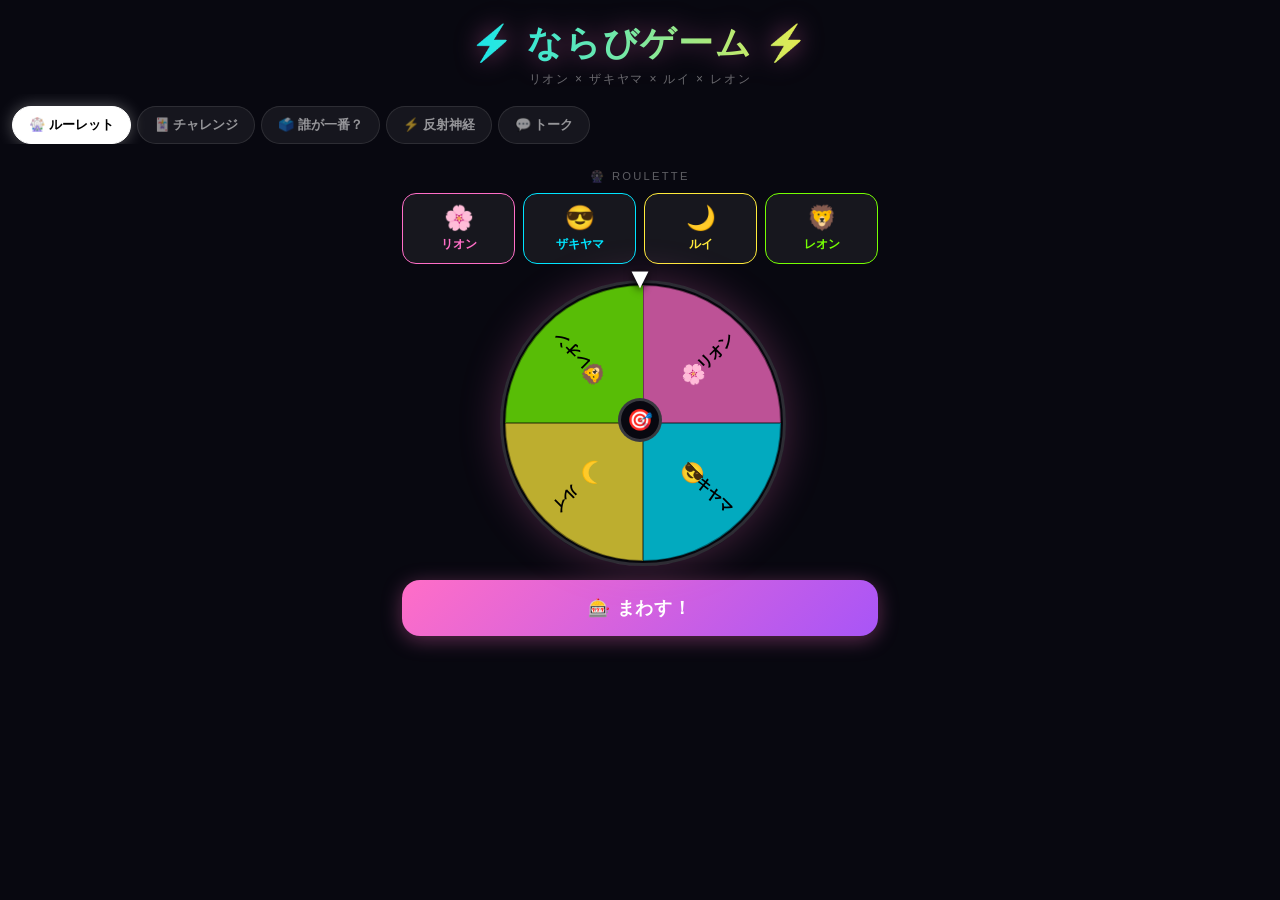
<file: narabu-game.html>
<!DOCTYPE html>
<html lang="ja">
<head>
    <meta charset="UTF-8">
    <meta name="viewport" content="width=device-width, initial-scale=1.0, user-scalable=no">
    <title>ならびゲーム⚡</title>
    <style>
        :root {
            --rion:   #FF6EC7;
            --zaki:   #00E5FF;
            --rui:    #FFEB3B;
            --leon:   #76FF03;
            --bg:     #080810;
            --card:   rgba(255,255,255,0.06);
            --border: rgba(255,255,255,0.1);
        }

        * { margin:0; padding:0; box-sizing:border-box; -webkit-tap-highlight-color: transparent; }

        html, body {
            height: 100%;
            background: var(--bg);
            color: #fff;
            font-family: 'Helvetica Neue', Arial, 'Hiragino Kaku Gothic ProN', sans-serif;
            overscroll-behavior: none;
        }

        /* ========= ヘッダー ========= */
        .header {
            padding: 20px 16px 6px;
            text-align: center;
        }
        .header h1 {
            font-size: clamp(1.4rem, 6vw, 2.2rem);
            font-weight: 900;
            letter-spacing: 0.05em;
            background: linear-gradient(90deg, var(--rion), var(--zaki), var(--rui), var(--leon));
            -webkit-background-clip: text;
            -webkit-text-fill-color: transparent;
            background-clip: text;
            filter: drop-shadow(0 0 12px rgba(255,110,199,0.5));
        }
        .header p {
            font-size: 0.75rem;
            color: rgba(255,255,255,0.4);
            margin-top: 4px;
            letter-spacing: 0.15em;
        }

        /* ========= タブ ========= */
        .tabs {
            display: flex;
            overflow-x: auto;
            gap: 6px;
            padding: 12px 12px 0;
            scrollbar-width: none;
        }
        .tabs::-webkit-scrollbar { display: none; }

        .tab {
            flex-shrink: 0;
            padding: 9px 16px;
            border-radius: 50px;
            border: 1.5px solid var(--border);
            background: var(--card);
            color: rgba(255,255,255,0.55);
            font-size: 0.82rem;
            font-weight: 700;
            cursor: pointer;
            transition: all 0.25s;
            white-space: nowrap;
        }
        .tab.active {
            background: #fff;
            border-color: #fff;
            color: #000;
            box-shadow: 0 0 16px rgba(255,255,255,0.3);
        }

        /* ========= コンテンツ ========= */
        .content {
            padding: 14px 12px 100px;
            max-width: 500px;
            margin: 0 auto;
        }
        .panel { display: none; animation: fadeUp 0.3s ease; }
        .panel.active { display: block; }

        @keyframes fadeUp {
            from { opacity:0; transform:translateY(12px); }
            to   { opacity:1; transform:translateY(0); }
        }

        /* ========= キャラクター行 ========= */
        .chars {
            display: grid;
            grid-template-columns: repeat(4, 1fr);
            gap: 8px;
            margin-bottom: 16px;
        }
        .char-chip {
            background: var(--card);
            border: 1.5px solid var(--border);
            border-radius: 14px;
            padding: 10px 4px;
            text-align: center;
            font-size: 0.75rem;
            font-weight: 700;
            transition: all 0.2s;
        }
        .char-chip .emo  { font-size: 1.5rem; display: block; margin-bottom: 4px; }
        .char-chip.rion  { border-color: var(--rion); color: var(--rion); }
        .char-chip.zaki  { border-color: var(--zaki); color: var(--zaki); }
        .char-chip.rui   { border-color: var(--rui);  color: var(--rui); }
        .char-chip.leon  { border-color: var(--leon); color: var(--leon); }

        /* ========= ルーレット ========= */
        .roulette-wrap {
            position: relative;
            width: min(280px, 80vw);
            height: min(280px, 80vw);
            margin: 10px auto 20px;
        }
        .roulette-wrap canvas {
            border-radius: 50%;
            border: 3px solid rgba(255,255,255,0.15);
            box-shadow: 0 0 40px rgba(255,110,199,0.25);
        }
        .roulette-ptr {
            position: absolute;
            top: -18px;
            left: 50%;
            transform: translateX(-50%);
            font-size: 1.8rem;
            filter: drop-shadow(0 2px 4px #000);
        }
        .roulette-center {
            position: absolute;
            top: 50%; left: 50%;
            transform: translate(-50%,-50%);
            width: 44px; height: 44px;
            background: #080810;
            border-radius: 50%;
            border: 3px solid rgba(255,255,255,0.2);
            display: flex; align-items: center; justify-content: center;
            font-size: 1.3rem;
            z-index: 5;
        }

        /* ========= ビッグボタン ========= */
        .big-btn {
            display: block;
            width: 100%;
            padding: 16px;
            border-radius: 18px;
            border: none;
            font-size: 1.1rem;
            font-weight: 900;
            cursor: pointer;
            transition: all 0.2s;
            letter-spacing: 0.05em;
        }
        .big-btn:active { transform: scale(0.97); }
        .big-btn:disabled { opacity: 0.5; cursor: not-allowed; }

        .btn-gradient {
            background: linear-gradient(135deg, var(--rion), #a855f7);
            color: #fff;
            box-shadow: 0 4px 20px rgba(255,110,199,0.35);
        }
        .btn-cyan {
            background: linear-gradient(135deg, var(--zaki), #0ea5e9);
            color: #000;
            box-shadow: 0 4px 20px rgba(0,229,255,0.3);
        }
        .btn-lime {
            background: linear-gradient(135deg, var(--leon), #22c55e);
            color: #000;
            box-shadow: 0 4px 20px rgba(118,255,3,0.3);
        }
        .btn-yellow {
            background: linear-gradient(135deg, var(--rui), #f59e0b);
            color: #000;
            box-shadow: 0 4px 20px rgba(255,235,59,0.3);
        }

        /* ========= 結果表示 ========= */
        .result-box {
            margin: 14px 0;
            min-height: 60px;
            display: flex;
            align-items: center;
            justify-content: center;
        }
        .result-inner {
            background: var(--card);
            border: 1.5px solid rgba(255,255,255,0.15);
            border-radius: 20px;
            padding: 18px 20px;
            text-align: center;
            width: 100%;
            animation: popIn 0.35s cubic-bezier(0.175,0.885,0.32,1.275);
        }
        @keyframes popIn {
            from { transform: scale(0.7); opacity: 0; }
            to   { transform: scale(1);   opacity: 1; }
        }

        /* ========= フリップカード ========= */
        .card-3d-wrap {
            perspective: 900px;
            height: 160px;
            margin: 10px 0;
            cursor: pointer;
        }
        .card-3d {
            width: 100%;
            height: 100%;
            position: relative;
            transform-style: preserve-3d;
            transition: transform 0.55s cubic-bezier(0.4,0,0.2,1);
        }
        .card-3d.flipped { transform: rotateY(180deg); }
        .card-face {
            position: absolute;
            inset: 0;
            border-radius: 20px;
            backface-visibility: hidden;
            display: flex;
            flex-direction: column;
            align-items: center;
            justify-content: center;
            gap: 6px;
            padding: 16px;
        }
        .card-front {
            background: linear-gradient(135deg, #1a0a2e, #0a1a2e);
            border: 1.5px solid rgba(255,255,255,0.1);
        }
        .card-back {
            background: linear-gradient(135deg, #0a2e1a, #1a2e0a);
            border: 1.5px solid rgba(118,255,3,0.3);
            transform: rotateY(180deg);
        }
        .card-tag {
            font-size: 0.65rem;
            letter-spacing: 0.2em;
            color: rgba(118,255,3,0.7);
            text-transform: uppercase;
        }
        .card-text {
            font-size: 1rem;
            font-weight: 700;
            line-height: 1.45;
            text-align: center;
        }
        .card-penalty {
            font-size: 0.78rem;
            color: rgba(255,110,199,0.8);
        }

        /* ========= 投票 ========= */
        .vote-question {
            background: var(--card);
            border: 1.5px solid var(--border);
            border-radius: 18px;
            padding: 18px;
            text-align: center;
            margin-bottom: 14px;
        }
        .vote-question .q-emoji { font-size: 2rem; margin-bottom: 6px; }
        .vote-question .q-text { font-size: 1rem; font-weight: 700; line-height: 1.4; }

        .vote-grid {
            display: grid;
            grid-template-columns: repeat(2, 1fr);
            gap: 10px;
            margin-bottom: 14px;
        }
        .vote-btn {
            padding: 16px 8px;
            border-radius: 18px;
            border: 2px solid var(--border);
            background: var(--card);
            color: #fff;
            font-size: 0.85rem;
            font-weight: 700;
            cursor: pointer;
            transition: all 0.2s;
            text-align: center;
        }
        .vote-btn .v-emo { font-size: 1.8rem; display: block; margin-bottom: 4px; }
        .vote-btn.rion { border-color: var(--rion); color: var(--rion); }
        .vote-btn.zaki { border-color: var(--zaki); color: var(--zaki); }
        .vote-btn.rui  { border-color: var(--rui);  color: var(--rui); }
        .vote-btn.leon { border-color: var(--leon); color: var(--leon); }
        .vote-btn.voted { opacity: 1; transform: scale(1.05); box-shadow: 0 0 20px currentColor; }
        .vote-btn:active { transform: scale(0.96); }

        .vote-result-bar {
            height: 8px;
            background: rgba(255,255,255,0.08);
            border-radius: 999px;
            overflow: hidden;
            margin-top: 6px;
        }
        .vote-result-fill {
            height: 100%;
            border-radius: 999px;
            transition: width 0.5s ease;
        }

        /* ========= 反射神経ゲーム ========= */
        .reflex-arena {
            position: relative;
            height: 320px;
            background: var(--card);
            border: 1.5px solid var(--border);
            border-radius: 24px;
            overflow: hidden;
            margin-bottom: 14px;
            display: flex;
            align-items: center;
            justify-content: center;
        }
        .reflex-target {
            position: absolute;
            width: 70px;
            height: 70px;
            border-radius: 50%;
            display: flex;
            align-items: center;
            justify-content: center;
            font-size: 1.6rem;
            cursor: pointer;
            transition: transform 0.1s;
            box-shadow: 0 0 20px currentColor;
            animation: pulse-target 0.5s ease-in-out infinite alternate;
            z-index: 5;
        }
        @keyframes pulse-target {
            from { transform: scale(1); }
            to   { transform: scale(1.12); }
        }
        .reflex-target:active { transform: scale(0.85); }

        .reflex-countdown {
            font-size: 4rem;
            font-weight: 900;
            color: rgba(255,255,255,0.7);
        }
        .reflex-msg {
            text-align: center;
            padding: 20px;
        }
        .reflex-msg .rm-emoji { font-size: 2.5rem; }
        .reflex-msg .rm-text  { font-size: 1rem; font-weight: 700; margin-top: 6px; }

        .reflex-score-list {
            display: flex;
            flex-direction: column;
            gap: 8px;
        }
        .reflex-score-item {
            display: flex;
            align-items: center;
            justify-content: space-between;
            background: var(--card);
            border: 1.5px solid var(--border);
            border-radius: 14px;
            padding: 12px 16px;
            font-weight: 700;
        }
        .reflex-score-item .rank { font-size: 1.3rem; }
        .reflex-score-item .name { flex: 1; margin: 0 10px; font-size: 0.95rem; }
        .reflex-score-item .score { font-size: 0.85rem; color: rgba(255,255,255,0.5); }

        /* ========= トーク ========= */
        .talk-card {
            background: var(--card);
            border: 1.5px solid var(--border);
            border-radius: 20px;
            padding: 28px 20px;
            text-align: center;
            margin-bottom: 14px;
            min-height: 140px;
            display: flex;
            flex-direction: column;
            align-items: center;
            justify-content: center;
            gap: 10px;
            cursor: pointer;
            transition: all 0.2s;
        }
        .talk-card:active { transform: scale(0.98); }
        .talk-card .t-emoji { font-size: 2.5rem; }
        .talk-card .t-text  { font-size: 1.05rem; font-weight: 700; line-height: 1.5; }
        .talk-card .t-hint  { font-size: 0.75rem; color: rgba(255,255,255,0.4); }

        /* ========= セクションラベル ========= */
        .sec-label {
            font-size: 0.7rem;
            letter-spacing: 0.2em;
            color: rgba(255,255,255,0.35);
            text-transform: uppercase;
            text-align: center;
            margin: 12px 0 10px;
        }

        /* ========= コンフェッティ ========= */
        .confetti-layer {
            position: fixed;
            inset: 0;
            pointer-events: none;
            z-index: 999;
            overflow: hidden;
        }
        .cf {
            position: absolute;
            top: -12px;
            border-radius: 2px;
            animation: cf-fall linear forwards;
        }
        @keyframes cf-fall {
            to { transform: translateY(110vh) rotate(720deg); opacity: 0; }
        }

        /* ========= ボトムパディング ========= */
        .bottom-safe { height: env(safe-area-inset-bottom, 20px); }
    </style>
</head>
<body>

<div class="confetti-layer" id="cfLayer"></div>

<div class="header">
    <h1>⚡ ならびゲーム ⚡</h1>
    <p>リオン × ザキヤマ × ルイ × レオン</p>
</div>

<!-- タブ -->
<div class="tabs">
    <button class="tab active" onclick="switchTab('roulette',this)">🎡 ルーレット</button>
    <button class="tab" onclick="switchTab('challenge',this)">🃏 チャレンジ</button>
    <button class="tab" onclick="switchTab('vote',this)">🗳️ 誰が一番？</button>
    <button class="tab" onclick="switchTab('reflex',this)">⚡ 反射神経</button>
    <button class="tab" onclick="switchTab('talk',this)">💬 トーク</button>
</div>

<div class="content">

    <!-- ======== ルーレット ======== -->
    <div class="panel active" id="panel-roulette">
        <p class="sec-label">🎡 ROULETTE</p>

        <div class="chars">
            <div class="char-chip rion"><span class="emo">🌸</span>リオン</div>
            <div class="char-chip zaki"><span class="emo">😎</span>ザキヤマ</div>
            <div class="char-chip rui" ><span class="emo">🌙</span>ルイ</div>
            <div class="char-chip leon"><span class="emo">🦁</span>レオン</div>
        </div>

        <div class="roulette-wrap">
            <div class="roulette-ptr">▼</div>
            <canvas id="rouletteCanvas" width="280" height="280"></canvas>
            <div class="roulette-center">🎯</div>
        </div>

        <button class="big-btn btn-gradient" id="spinBtn" onclick="spinRoulette()">🎰 まわす！</button>

        <div class="result-box" id="rouletteResult"></div>
    </div>

    <!-- ======== チャレンジ ======== -->
    <div class="panel" id="panel-challenge">
        <p class="sec-label">🃏 CHALLENGE CARD</p>

        <div class="card-3d-wrap">
            <div class="card-3d" id="challengeCard" onclick="flipChallenge()">
                <div class="card-face card-front">
                    <span style="font-size:2.5rem">🃏</span>
                    <span style="font-size:0.8rem;color:rgba(255,255,255,0.4)">タップしてめくる</span>
                </div>
                <div class="card-face card-back">
                    <span class="card-tag" id="cTag">CHALLENGE</span>
                    <span class="card-text" id="cText">?</span>
                    <span class="card-penalty" id="cPenalty"></span>
                </div>
            </div>
        </div>

        <button class="big-btn btn-lime" onclick="nextChallenge()" style="margin-top:10px">🎲 次のカード</button>
    </div>

    <!-- ======== 投票 ======== -->
    <div class="panel" id="panel-vote">
        <p class="sec-label">🗳️ WHO IS MOST...?</p>

        <div class="vote-question" id="voteQ">
            <div class="q-emoji">🤔</div>
            <div class="q-text">ボタンを押して質問を出す！</div>
        </div>

        <div class="vote-grid">
            <button class="vote-btn rion" onclick="castVote('リオン')">
                <span class="v-emo">🌸</span>リオン
                <div class="vote-result-bar"><div class="vote-result-fill" id="vbar-リオン" style="width:0%;background:var(--rion)"></div></div>
                <div style="font-size:0.7rem;margin-top:3px;color:rgba(255,255,255,0.4)" id="vscore-リオン">0票</div>
            </button>
            <button class="vote-btn zaki" onclick="castVote('ザキヤマ')">
                <span class="v-emo">😎</span>ザキヤマ
                <div class="vote-result-bar"><div class="vote-result-fill" id="vbar-ザキヤマ" style="width:0%;background:var(--zaki)"></div></div>
                <div style="font-size:0.7rem;margin-top:3px;color:rgba(255,255,255,0.4)" id="vscore-ザキヤマ">0票</div>
            </button>
            <button class="vote-btn rui" onclick="castVote('ルイ')">
                <span class="v-emo">🌙</span>ルイ
                <div class="vote-result-bar"><div class="vote-result-fill" id="vbar-ルイ" style="width:0%;background:var(--rui)"></div></div>
                <div style="font-size:0.7rem;margin-top:3px;color:rgba(255,255,255,0.4)" id="vscore-ルイ">0票</div>
            </button>
            <button class="vote-btn leon" onclick="castVote('レオン')">
                <span class="v-emo">🦁</span>レオン
                <div class="vote-result-bar"><div class="vote-result-fill" id="vbar-レオン" style="width:0%;background:var(--leon)"></div></div>
                <div style="font-size:0.7rem;margin-top:3px;color:rgba(255,255,255,0.4)" id="vscore-レオン">0票</div>
            </button>
        </div>

        <button class="big-btn btn-cyan" onclick="nextVoteQ()">🔀 次の質問</button>
        <button onclick="resetVotes()" style="display:block;margin:10px auto 0;background:none;border:none;color:rgba(255,255,255,0.3);font-size:0.8rem;cursor:pointer">リセット</button>
    </div>

    <!-- ======== 反射神経 ======== -->
    <div class="panel" id="panel-reflex">
        <p class="sec-label">⚡ REFLEX GAME</p>

        <div class="reflex-arena" id="reflexArena">
            <div class="reflex-countdown" id="reflexCountdown" style="display:none"></div>
            <div class="reflex-msg" id="reflexMsg">
                <div class="rm-emoji">⚡</div>
                <div class="rm-text">ボタンを押してスタート！<br><span style="font-size:0.75rem;color:rgba(255,255,255,0.4)">出てきたターゲットを素早くタップ！</span></div>
            </div>
        </div>

        <div class="reflex-score-list" id="reflexScores"></div>

        <div style="display:flex;gap:8px;margin-top:10px">
            <button class="big-btn btn-yellow" style="flex:1" onclick="startReflex()">⚡ スタート</button>
            <button class="big-btn" style="flex:0.4;background:rgba(255,255,255,0.08);color:#fff" onclick="resetReflex()">🔄</button>
        </div>
    </div>

    <!-- ======== トーク ======== -->
    <div class="panel" id="panel-talk">
        <p class="sec-label">💬 TALK THEME</p>

        <div class="talk-card" onclick="nextTalk()">
            <div class="t-emoji" id="talkEmoji">💭</div>
            <div class="t-text"  id="talkText">タップして話題を出す！</div>
            <div class="t-hint">タップで次の話題</div>
        </div>

        <button class="big-btn btn-gradient" onclick="nextTalk()">🎲 別の話題</button>

        <p class="sec-label" style="margin-top:20px">🔥 この中で誰が一番〜？(即答)</p>
        <div class="talk-card" onclick="nextBlitz()" style="min-height:100px">
            <div class="t-emoji" id="blitzEmoji">❓</div>
            <div class="t-text"  id="blitzText">タップして質問</div>
        </div>
    </div>

</div>
<div class="bottom-safe"></div>

<script>
// ============ キャラ定義 ============
const PLAYERS = [
    { name:'リオン',   emoji:'🌸', color:'#FF6EC7' },
    { name:'ザキヤマ', emoji:'😎', color:'#00E5FF' },
    { name:'ルイ',    emoji:'🌙', color:'#FFEB3B' },
    { name:'レオン',  emoji:'🦁', color:'#76FF03' },
];

// ============ タブ切り替え ============
function switchTab(name, btn) {
    document.querySelectorAll('.panel').forEach(p => p.classList.remove('active'));
    document.querySelectorAll('.tab').forEach(b => b.classList.remove('active'));
    document.getElementById('panel-' + name).classList.add('active');
    btn.classList.add('active');
}

// ============ ルーレット ============
(function drawWheel() {
    const canvas = document.getElementById('rouletteCanvas');
    const size = Math.min(280, window.innerWidth * 0.8);
    canvas.width = canvas.height = size;
    const ctx = canvas.getContext('2d');
    const cx = size/2, cy = size/2, r = size/2 - 2;
    const slice = Math.PI * 2 / PLAYERS.length;
    PLAYERS.forEach((p, i) => {
        ctx.beginPath();
        ctx.moveTo(cx, cy);
        ctx.arc(cx, cy, r, slice*i - Math.PI/2, slice*(i+1) - Math.PI/2);
        ctx.fillStyle = p.color + 'bb';
        ctx.fill();
        ctx.strokeStyle = 'rgba(0,0,0,0.4)';
        ctx.lineWidth = 2;
        ctx.stroke();
        ctx.save();
        ctx.translate(cx, cy);
        ctx.rotate(slice*i + slice/2 - Math.PI/2);
        ctx.textAlign = 'right';
        ctx.fillStyle = '#000';
        ctx.font = `bold ${size*0.055}px sans-serif`;
        ctx.fillText(p.name, r - size*0.05, size*0.022);
        ctx.font = `${size*0.07}px sans-serif`;
        ctx.fillText(p.emoji, r - size*0.2, size*0.026);
        ctx.restore();
    });
})();

let spinning = false, curAngle = 0;

function spinRoulette() {
    if (spinning) return;
    spinning = true;
    document.getElementById('spinBtn').disabled = true;
    document.getElementById('rouletteResult').innerHTML = '';
    const extra = (Math.random()*5+5)*360 + Math.random()*360;
    const target = curAngle + extra;
    const canvas = document.getElementById('rouletteCanvas');
    canvas.style.transition = 'transform 3s cubic-bezier(0.17,0.67,0.12,0.99)';
    canvas.style.transform = `rotate(${target}deg)`;
    curAngle = target;
    setTimeout(() => {
        spinning = false;
        document.getElementById('spinBtn').disabled = false;
        const norm = ((curAngle % 360) + 360) % 360;
        const sliceDeg = 360 / PLAYERS.length;
        const pointed = (360 - norm + 270) % 360;
        const idx = Math.floor(pointed / sliceDeg) % PLAYERS.length;
        const w = PLAYERS[idx];
        document.getElementById('rouletteResult').innerHTML = `
            <div class="result-inner" style="border-color:${w.color}55">
                <div style="font-size:2rem">${w.emoji}</div>
                <div style="font-size:1.4rem;font-weight:900;color:${w.color}">${w.name}</div>
                <div style="font-size:0.85rem;color:rgba(255,255,255,0.5);margin-top:4px">が選ばれました！</div>
            </div>`;
        confetti(w.color);
    }, 3100);
}

// ============ チャレンジ ============
const CHALLENGES = [
    { tag:'リオンから', text:'リオンが今一番行きたい場所を教える！', penalty:'答えられなければ罰ゲーム' },
    { tag:'ザキヤマから', text:'ザキヤマが今まで一番恥ずかしかった話をする！', penalty:'盛り上がらなければ罰ゲーム' },
    { tag:'ルイから', text:'ルイが隣の人のものまねをする！', penalty:'バレなければルイが罰ゲーム' },
    { tag:'レオンから', text:'レオンが30秒間ノンストップで話し続ける！', penalty:'止まったら罰ゲーム' },
    { tag:'全員チャレンジ', text:'全員で今いる列の中で一番気になる人を指さす（ノーリアクションで）', penalty:'笑ったら罰ゲーム' },
    { tag:'全員チャレンジ', text:'全員で同時に好きな食べ物を言う！一致したらラッキー！', penalty:'全員ばらばらなら全員罰ゲーム' },
    { tag:'ランダム', text:'スマホのカメラロールで一番古い写真を見せ合う！', penalty:'見せたくない人が罰ゲーム' },
    { tag:'ランダム', text:'今すぐ一番好きな歌のサビを3秒歌う！', penalty:'音程が外れたら罰ゲーム' },
    { tag:'バトル', text:'リオン vs ザキヤマ！早口言葉対決「生麦生米生卵」3回！', penalty:'噛んだほうが罰ゲーム' },
    { tag:'バトル', text:'ルイ vs レオン！しりとり対決！3秒以内に答える！', penalty:'詰まった人が罰ゲーム' },
    { tag:'リオンから', text:'リオンが全員の好きなタイプを予想して発表！', penalty:'全部外れたらリオンが罰ゲーム' },
    { tag:'ザキヤマから', text:'ザキヤマが今すぐ変顔を作って写真を撮る！', penalty:'カッコつけたらザキヤマが罰ゲーム' },
    { tag:'ルイから', text:'ルイが隣の人を10秒本気で褒め続ける！', penalty:'恥ずかしがったらルイが罰ゲーム' },
    { tag:'レオンから', text:'レオンが今日一番の名言を言う！', penalty:'スベったら罰ゲーム' },
    { tag:'全員チャレンジ', text:'全員でスマホのホーム画面を見せ合う！', penalty:'見せたくない人が罰ゲーム' },
    { tag:'ランダム', text:'一番最後に送ったLINEの文面を読み上げる！', penalty:'読めない内容があった人が罰ゲーム' },
    { tag:'全員チャレンジ', text:'全員で今日のコーデを採点し合う！', penalty:'最低点の人が罰ゲーム' },
    { tag:'バトル', text:'全員でじゃんけん！最後まで勝ち残った人が次のお題を決める！', penalty:'' },
    { tag:'ランダム', text:'一番最近サボったことを告白する！', penalty:'告白できなかった人が罰ゲーム' },
    { tag:'全員チャレンジ', text:'全員で一斉に「レオン最高！」と叫ぶ！（小声で）', penalty:'一番声が大きかった人が罰ゲーム' },
    { tag:'ランダム', text:'「この列に何人いるか？」を全員で予想！一番近い人が勝ち！', penalty:'一番遠い人が罰ゲーム' },
    { tag:'全員チャレンジ', text:'全員で今から1分間スマホを見ない！', penalty:'見てしまったら罰ゲーム' },
];

let lastCIdx = -1, cFlipped = false;

function nextChallenge() {
    let idx;
    do { idx = Math.floor(Math.random() * CHALLENGES.length); } while (idx === lastCIdx);
    lastCIdx = idx;
    const c = CHALLENGES[idx];
    document.getElementById('cTag').textContent = c.tag;
    document.getElementById('cText').textContent = c.text;
    document.getElementById('cPenalty').textContent = c.penalty ? '⚠️ ' + c.penalty : '';
    const card = document.getElementById('challengeCard');
    card.classList.remove('flipped');
    cFlipped = false;
    setTimeout(() => { card.classList.add('flipped'); cFlipped = true; }, 80);
}

function flipChallenge() {
    const card = document.getElementById('challengeCard');
    if (!cFlipped && document.getElementById('cText').textContent === '?') { nextChallenge(); return; }
    card.classList.toggle('flipped');
    cFlipped = !cFlipped;
}

nextChallenge();

// ============ 投票 ============
const VOTE_QS = [
    { emoji:'😂', text:'この中で一番面白いのは？' },
    { emoji:'😱', text:'この中で一番ビビりなのは？' },
    { emoji:'🍜', text:'この中で一番食べることが好きなのは？' },
    { emoji:'💤', text:'この中で一番寝るのが好きなのは？' },
    { emoji:'🏆', text:'この中で一番負けず嫌いなのは？' },
    { emoji:'💸', text:'この中で一番お金にシビアなのは？' },
    { emoji:'📱', text:'この中で一番スマホ依存なのは？' },
    { emoji:'🎤', text:'この中で一番カラオケが好きなのは？' },
    { emoji:'🌶️', text:'この中で一番テンションが高くなるのは？' },
    { emoji:'😴', text:'この中で一番マイペースなのは？' },
    { emoji:'🦁', text:'この中で一番頼りになるのは？' },
    { emoji:'🎭', text:'この中で一番キャラが濃いのは？' },
    { emoji:'💬', text:'この中で一番おしゃべりなのは？' },
    { emoji:'🔥', text:'この中で一番熱くなりやすいのは？' },
    { emoji:'🌸', text:'この中で一番可愛いのは？' },
    { emoji:'😎', text:'この中で一番クールなのは？' },
    { emoji:'🍺', text:'この中で一番お酒が強そうなのは？' },
    { emoji:'🎮', text:'この中で一番ゲームが強そうなのは？' },
    { emoji:'🕐', text:'この中で一番時間にルーズなのは？' },
    { emoji:'🎯', text:'この中で一番集中力があるのは？' },
];

let voteScores = {'リオン':0,'ザキヤマ':0,'ルイ':0,'レオン':0};
let lastVQIdx = -1;

function nextVoteQ() {
    let idx;
    do { idx = Math.floor(Math.random() * VOTE_QS.length); } while (idx === lastVQIdx);
    lastVQIdx = idx;
    const q = VOTE_QS[idx];
    document.getElementById('voteQ').innerHTML = `<div class="q-emoji">${q.emoji}</div><div class="q-text">${q.text}</div>`;
    resetVotes();
}

function castVote(name) {
    voteScores[name]++;
    updateVoteBars();
    const btn = event.currentTarget;
    btn.classList.add('voted');
    setTimeout(() => btn.classList.remove('voted'), 600);
}

function updateVoteBars() {
    const total = Object.values(voteScores).reduce((a,b)=>a+b,0) || 1;
    Object.keys(voteScores).forEach(name => {
        const pct = (voteScores[name] / total * 100).toFixed(0);
        document.getElementById('vbar-' + name).style.width = pct + '%';
        document.getElementById('vscore-' + name).textContent = voteScores[name] + '票';
    });
}

function resetVotes() {
    Object.keys(voteScores).forEach(k => voteScores[k] = 0);
    updateVoteBars();
}

nextVoteQ();

// ============ 反射神経ゲーム ============
let reflexActive = false, reflexRound = 0, reflexMax = 8;
let reflexScores = {'リオン':0,'ザキヤマ':0,'ルイ':0,'レオン':0};
let reflexTimer, reflexTarget, currentTargetPlayer;

function startReflex() {
    if (reflexActive) return;
    reflexActive = true;
    reflexScores = {'リオン':0,'ザキヤマ':0,'ルイ':0,'レオン':0};
    reflexRound = 0;
    document.getElementById('reflexScores').innerHTML = '';
    countdownReflex(3);
}

function countdownReflex(n) {
    const arena = document.getElementById('reflexArena');
    const cd = document.getElementById('reflexCountdown');
    const msg = document.getElementById('reflexMsg');
    msg.style.display = 'none';
    cd.style.display = 'block';
    cd.textContent = n;
    if (n > 0) {
        setTimeout(() => countdownReflex(n-1), 700);
    } else {
        cd.style.display = 'none';
        nextReflexRound();
    }
}

function nextReflexRound() {
    if (reflexRound >= reflexMax) { endReflex(); return; }
    reflexRound++;

    const arena = document.getElementById('reflexArena');
    const aRect = arena.getBoundingClientRect();
    const w = aRect.width - 80, h = aRect.height - 80;
    const x = Math.random()*w + 10;
    const y = Math.random()*h + 10;

    const p = PLAYERS[Math.floor(Math.random()*PLAYERS.length)];
    currentTargetPlayer = p.name;

    if (reflexTarget) reflexTarget.remove();
    reflexTarget = document.createElement('div');
    reflexTarget.className = 'reflex-target';
    reflexTarget.style.cssText = `left:${x}px;top:${y}px;background:${p.color}33;color:${p.color};border:2px solid ${p.color}`;
    reflexTarget.textContent = p.emoji;
    reflexTarget.onclick = hitTarget;
    arena.appendChild(reflexTarget);

    reflexTimer = setTimeout(() => {
        if (reflexTarget) reflexTarget.remove();
        reflexTarget = null;
        nextReflexRound();
    }, 2000);
}

function hitTarget() {
    clearTimeout(reflexTimer);
    reflexScores[currentTargetPlayer] = (reflexScores[currentTargetPlayer]||0) + 1;
    const t = reflexTarget;
    t.style.animation = 'none';
    t.style.transform = 'scale(1.5)';
    t.style.opacity = '0';
    t.style.transition = 'all 0.2s';
    reflexTarget = null;
    confetti(PLAYERS.find(p=>p.name===currentTargetPlayer).color);
    setTimeout(() => { t.remove(); nextReflexRound(); }, 250);
}

function endReflex() {
    reflexActive = false;
    if (reflexTarget) { reflexTarget.remove(); reflexTarget = null; }
    const msg = document.getElementById('reflexMsg');
    msg.style.display = 'block';
    msg.innerHTML = '<div class="rm-emoji">🏆</div><div class="rm-text">結果発表！</div>';

    const sorted = Object.entries(reflexScores).sort((a,b)=>b[1]-a[1]);
    const medals = ['🥇','🥈','🥉','4️⃣'];
    const list = document.getElementById('reflexScores');
    list.innerHTML = '';
    sorted.forEach(([name, score], i) => {
        const p = PLAYERS.find(pp=>pp.name===name);
        const item = document.createElement('div');
        item.className = 'reflex-score-item';
        item.style.borderColor = p.color + '55';
        item.innerHTML = `
            <span class="rank">${medals[i]}</span>
            <span class="name" style="color:${p.color}">${p.emoji} ${name}</span>
            <span class="score">${score}ヒット</span>`;
        list.appendChild(item);
    });
    confetti(PLAYERS.find(p=>p.name===sorted[0][0]).color);
}

function resetReflex() {
    reflexActive = false;
    clearTimeout(reflexTimer);
    if (reflexTarget) { reflexTarget.remove(); reflexTarget = null; }
    reflexScores = {'リオン':0,'ザキヤマ':0,'ルイ':0,'レオン':0};
    document.getElementById('reflexScores').innerHTML = '';
    const msg = document.getElementById('reflexMsg');
    msg.style.display = 'block';
    msg.innerHTML = '<div class="rm-emoji">⚡</div><div class="rm-text">ボタンを押してスタート！<br><span style="font-size:0.75rem;color:rgba(255,255,255,0.4)">出てきたターゲットを素早くタップ！</span></div>';
    document.getElementById('reflexCountdown').style.display = 'none';
}

// ============ トーク ============
const TALK_THEMES = [
    { emoji:'🏝️', text:'無人島に1つだけ持っていくなら何？理由も言って！' },
    { emoji:'⏰', text:'もし時間を戻せるなら何歳に戻る？' },
    { emoji:'💰', text:'1億円もらったら最初に何をする？' },
    { emoji:'🦸', text:'超能力を1つもらえるなら何を選ぶ？' },
    { emoji:'🌍', text:'明日世界が終わるとしたら今日何をする？' },
    { emoji:'🐾', text:'生まれ変わるなら何になりたい？' },
    { emoji:'🎬', text:'自分の人生が映画になるなら主演は誰に頼む？' },
    { emoji:'🍽️', text:'最後の晩餐は何を食べる？' },
    { emoji:'🚀', text:'宇宙旅行と深海探索、どっちに行く？' },
    { emoji:'😱', text:'今までで一番怖かった体験は？' },
    { emoji:'🤝', text:'この中で誰かと双子になれるなら誰と？' },
    { emoji:'📺', text:'今見てるドラマ・アニメ・映画は？おすすめして！' },
    { emoji:'🎵', text:'最近ヘビロテしてる曲は？' },
    { emoji:'🌙', text:'昨日の夜何してた？正直に！' },
    { emoji:'💭', text:'今一番悩んでることは？（言える範囲で）' },
    { emoji:'🎉', text:'この中で一番最近テンションが上がったことは？' },
    { emoji:'🦄', text:'もし動物と話せたら何を聞きたい？' },
    { emoji:'🏃', text:'今やりたいことTOP3は？' },
    { emoji:'🔮', text:'5年後どうなってると思う？それぞれ予想して！' },
    { emoji:'😅', text:'恥ずかしくて誰にも言えなかったこと（言える範囲で）' },
];

const BLITZ_QS = [
    '今一番連絡したい人は？',
    '今すぐ食べたいものは？',
    '今日の自分のテンションを点数で！',
    'この4人の中で一番信頼できるのは？',
    '今一番行きたい場所は？',
    '今いちばん欲しいものは？',
    'ひとことで自分を表すと？',
    '今一番楽しいことは何？',
    '今一番会いたい人は？',
    '最近の1番の後悔は？',
];

let lastTalkIdx = -1, lastBlitzIdx = -1;

function nextTalk() {
    let idx;
    do { idx = Math.floor(Math.random() * TALK_THEMES.length); } while (idx === lastTalkIdx);
    lastTalkIdx = idx;
    const t = TALK_THEMES[idx];
    document.getElementById('talkEmoji').textContent = t.emoji;
    document.getElementById('talkText').textContent = t.text;
}

function nextBlitz() {
    let idx;
    do { idx = Math.floor(Math.random() * BLITZ_QS.length); } while (idx === lastBlitzIdx);
    lastBlitzIdx = idx;
    document.getElementById('blitzEmoji').textContent = '❓';
    document.getElementById('blitzText').textContent = BLITZ_QS[idx];
}

nextTalk();
nextBlitz();

// ============ コンフェッティ ============
function confetti(color) {
    const layer = document.getElementById('cfLayer');
    const colors = [color, '#fff', '#FFD700', '#FF6EC7', '#00E5FF'];
    for (let i = 0; i < 30; i++) {
        const el = document.createElement('div');
        el.className = 'cf';
        const size = Math.random()*8+4;
        el.style.cssText = `
            left:${Math.random()*100}%;
            width:${size}px;height:${size}px;
            border-radius:${Math.random()>0.5?'50%':'2px'};
            background:${colors[Math.floor(Math.random()*colors.length)]};
            animation-duration:${Math.random()*1.5+1}s;
            animation-delay:${Math.random()*0.4}s;
        `;
        layer.appendChild(el);
        setTimeout(() => el.remove(), 2500);
    }
}
</script>
</body>
</html>
</file>
